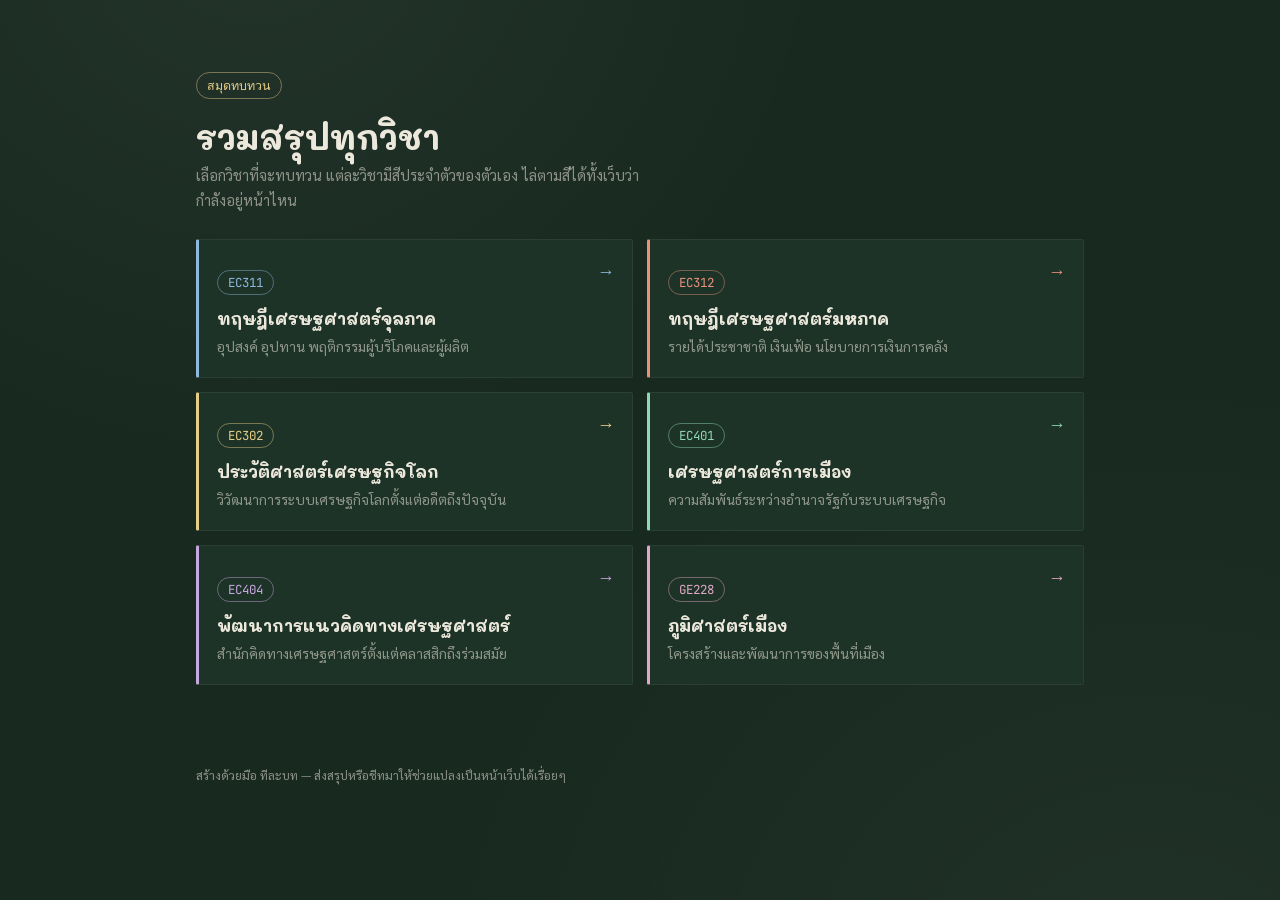
<file: index.html>
<!DOCTYPE html>
<html lang="th">
<head>
<meta charset="UTF-8">
<meta name="viewport" content="width=device-width, initial-scale=1.0">
<title>สมุดทบทวน</title>
<link rel="preconnect" href="https://fonts.googleapis.com">
<link href="https://fonts.googleapis.com/css2?family=Mali:wght@400;600;700&family=Sarabun:wght@300;400;500;600&family=JetBrains+Mono:wght@400;500;600&display=swap" rel="stylesheet">
<link rel="stylesheet" href="style.css">
</head>
<body>

<main style="padding-top:60px;">
  <p class="code-badge">สมุดทบทวน</p>
  <h1>รวมสรุปทุกวิชา</h1>
  <p class="subtitle">เลือกวิชาที่จะทบทวน แต่ละวิชามีสีประจำตัวของตัวเอง ไล่ตามสีได้ทั้งเว็บว่ากำลังอยู่หน้าไหน</p>

  <div class="subject-grid">
    <a class="subject-card accent-blue" href="subjects/ec311.html">
      <span class="arrow">→</span>
      <p class="code-badge">EC311</p>
      <p class="name">ทฤษฎีเศรษฐศาสตร์จุลภาค</p>
      <p class="desc">อุปสงค์ อุปทาน พฤติกรรมผู้บริโภคและผู้ผลิต</p>
    </a>

    <a class="subject-card accent-coral" href="subjects/ec312.html">
      <span class="arrow">→</span>
      <p class="code-badge">EC312</p>
      <p class="name">ทฤษฎีเศรษฐศาสตร์มหภาค</p>
      <p class="desc">รายได้ประชาชาติ เงินเฟ้อ นโยบายการเงินการคลัง</p>
    </a>

    <a class="subject-card accent-yellow" href="subjects/ec302.html">
      <span class="arrow">→</span>
      <p class="code-badge">EC302</p>
      <p class="name">ประวัติศาสตร์เศรษฐกิจโลก</p>
      <p class="desc">วิวัฒนาการระบบเศรษฐกิจโลกตั้งแต่อดีตถึงปัจจุบัน</p>
    </a>

    <a class="subject-card accent-mint" href="subjects/ec401.html">
      <span class="arrow">→</span>
      <p class="code-badge">EC401</p>
      <p class="name">เศรษฐศาสตร์การเมือง</p>
      <p class="desc">ความสัมพันธ์ระหว่างอำนาจรัฐกับระบบเศรษฐกิจ</p>
    </a>

    <a class="subject-card accent-lavender" href="subjects/ec404.html">
      <span class="arrow">→</span>
      <p class="code-badge">EC404</p>
      <p class="name">พัฒนาการแนวคิดทางเศรษฐศาสตร์</p>
      <p class="desc">สำนักคิดทางเศรษฐศาสตร์ตั้งแต่คลาสสิกถึงร่วมสมัย</p>
    </a>

    <a class="subject-card accent-rose" href="subjects/ge228.html">
      <span class="arrow">→</span>
      <p class="code-badge">GE228</p>
      <p class="name">ภูมิศาสตร์เมือง</p>
      <p class="desc">โครงสร้างและพัฒนาการของพื้นที่เมือง</p>
    </a>
  </div>
</main>

<footer>สร้างด้วยมือ ทีละบท — ส่งสรุปหรือชีทมาให้ช่วยแปลงเป็นหน้าเว็บได้เรื่อยๆ</footer>

</body>
</html>
</file>
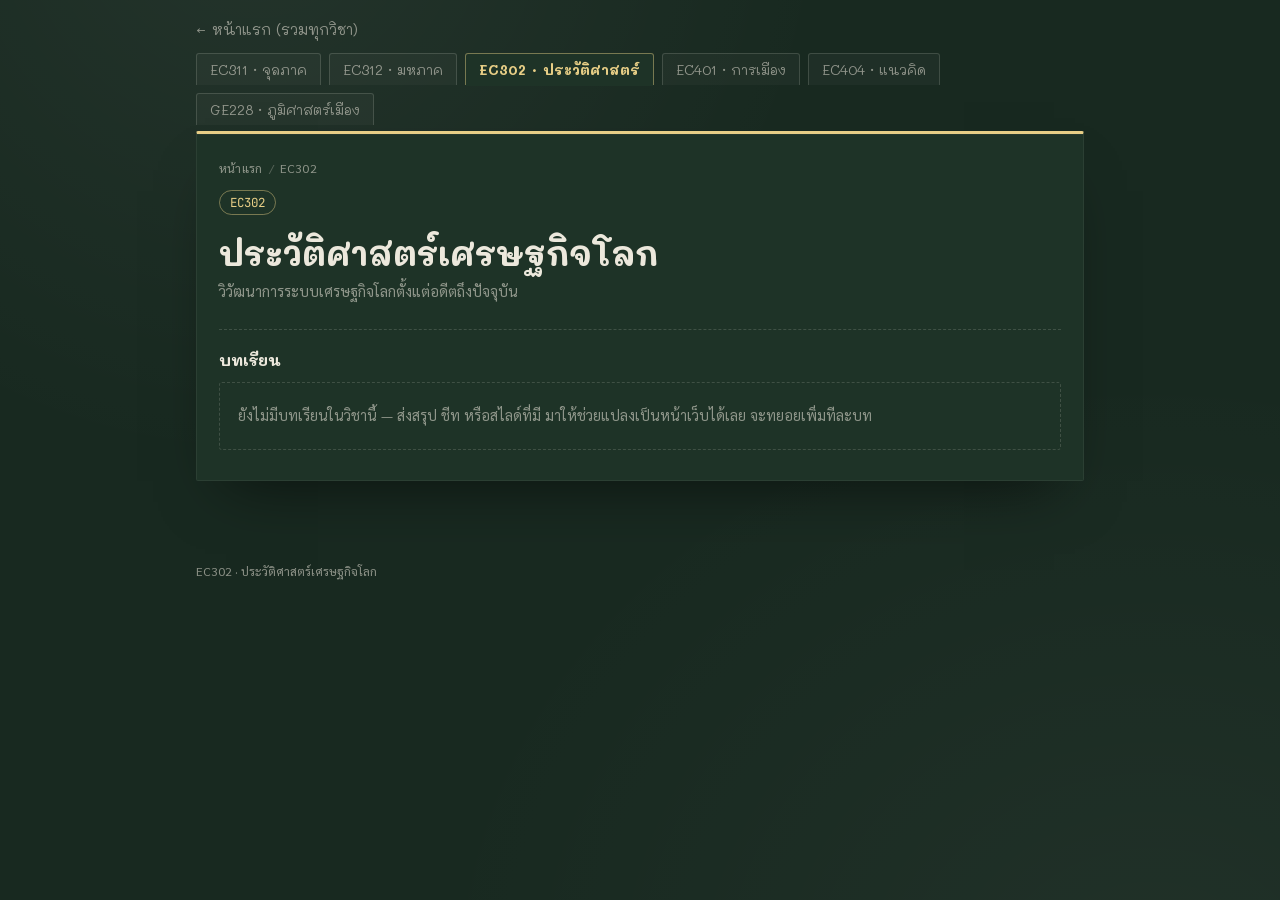
<file: subjects/ec302.html>
<!DOCTYPE html>
<html lang="th">
<head>
<meta charset="UTF-8">
<meta name="viewport" content="width=device-width, initial-scale=1.0">
<title>EC302 — สมุดทบทวน</title>
<link rel="preconnect" href="https://fonts.googleapis.com">
<link href="https://fonts.googleapis.com/css2?family=Mali:wght@400;600;700&family=Sarabun:wght@300;400;500;600&family=JetBrains+Mono:wght@400;500;600&display=swap" rel="stylesheet">
<link rel="stylesheet" href="../style.css">
</head>
<body class="accent-yellow">

<div class="topbar">
  <a class="home-link" href="../index.html">← หน้าแรก (รวมทุกวิชา)</a>
  <div class="subject-tabs">
    <a class="tab " href="ec311.html">EC311 · จุลภาค</a>
    <a class="tab " href="ec312.html">EC312 · มหภาค</a>
    <a class="tab active" href="ec302.html">EC302 · ประวัติศาสตร์</a>
    <a class="tab " href="ec401.html">EC401 · การเมือง</a>
    <a class="tab " href="ec404.html">EC404 · แนวคิด</a>
    <a class="tab " href="ge228.html">GE228 · ภูมิศาสตร์เมือง</a>
  </div>
</div>

<main>
  <div class="panel">
    <div class="breadcrumb"><a href="../index.html">หน้าแรก</a><span class="sep">/</span>EC302</div>
    <p class="code-badge">EC302</p>
    <h1>ประวัติศาสตร์เศรษฐกิจโลก</h1>
    <p class="subtitle">วิวัฒนาการระบบเศรษฐกิจโลกตั้งแต่อดีตถึงปัจจุบัน</p>

    <div class="section-label">บทเรียน</div>
    <div class="topic-empty">
      ยังไม่มีบทเรียนในวิชานี้ — ส่งสรุป ชีท หรือสไลด์ที่มี มาให้ช่วยแปลงเป็นหน้าเว็บได้เลย จะทยอยเพิ่มทีละบท
    </div>
  </div>
</main>

<footer>EC302 · ประวัติศาสตร์เศรษฐกิจโลก</footer>

</body>
</html>
</file>
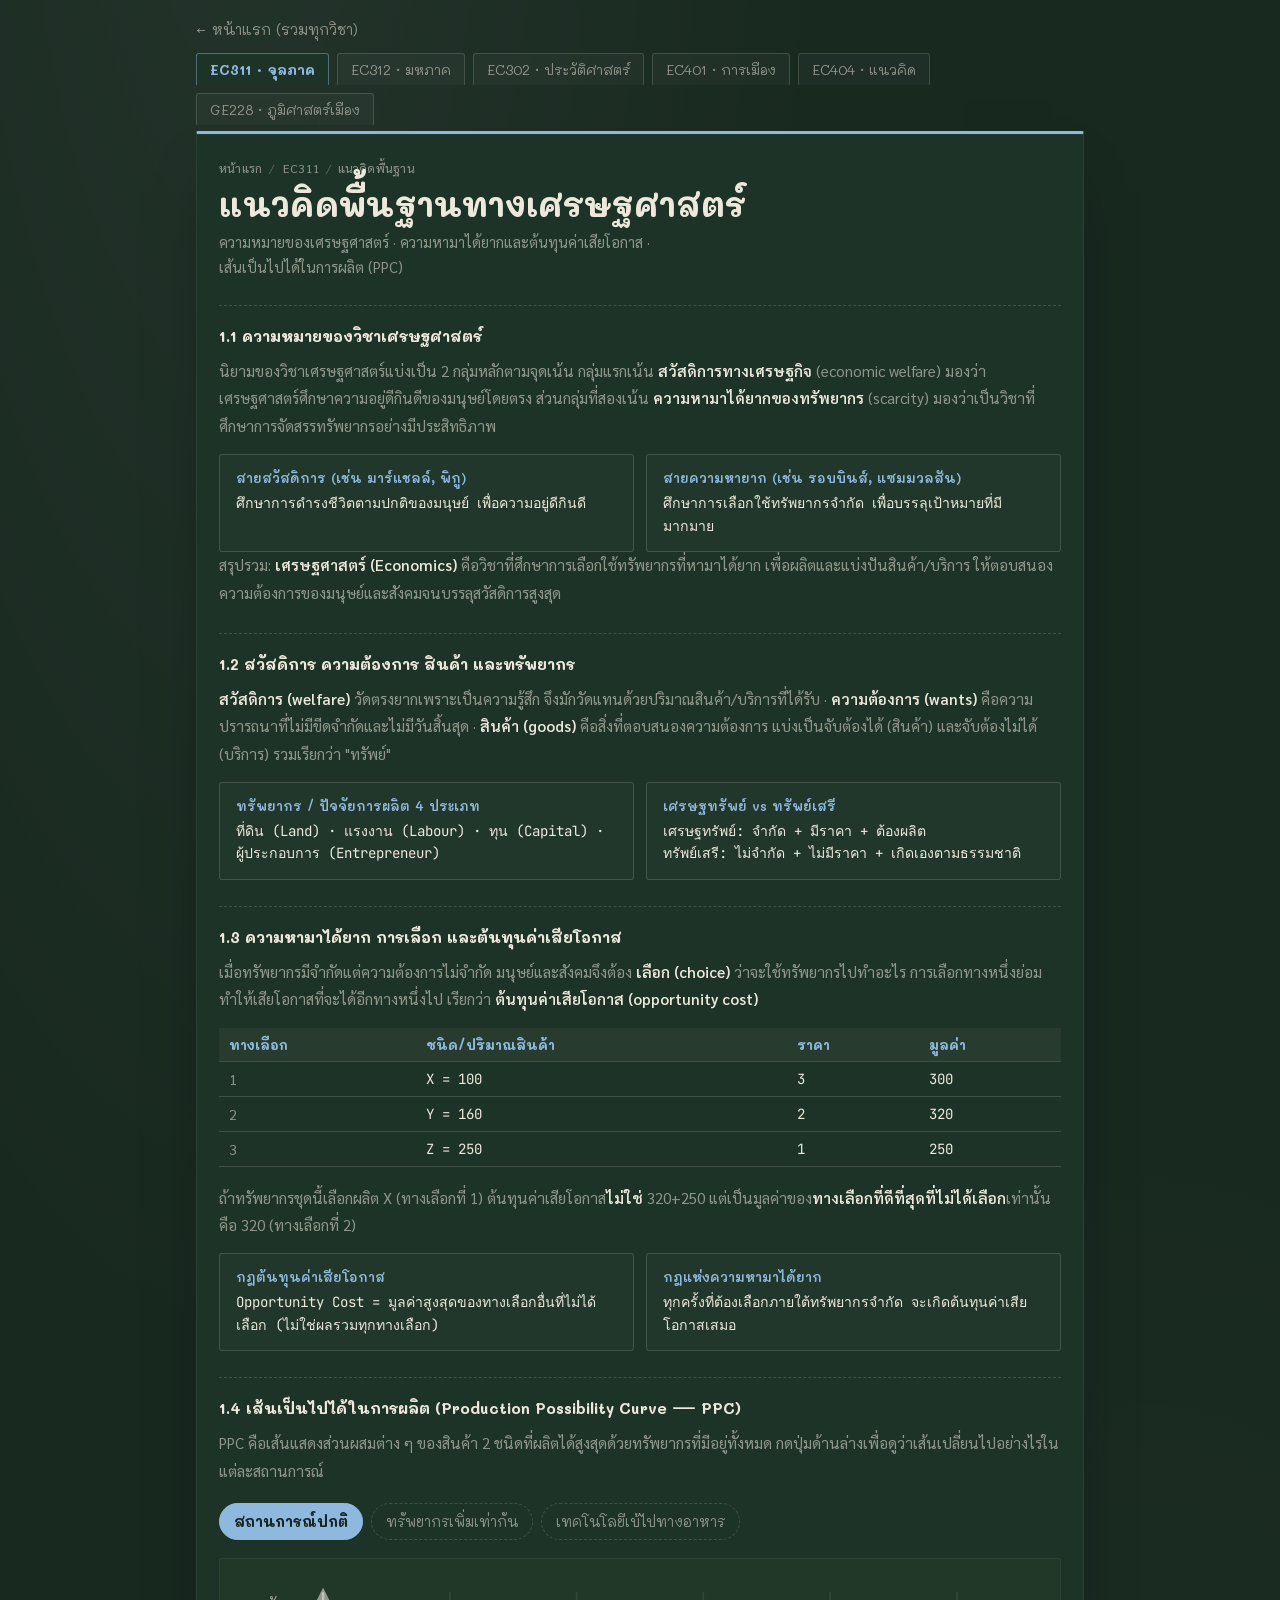
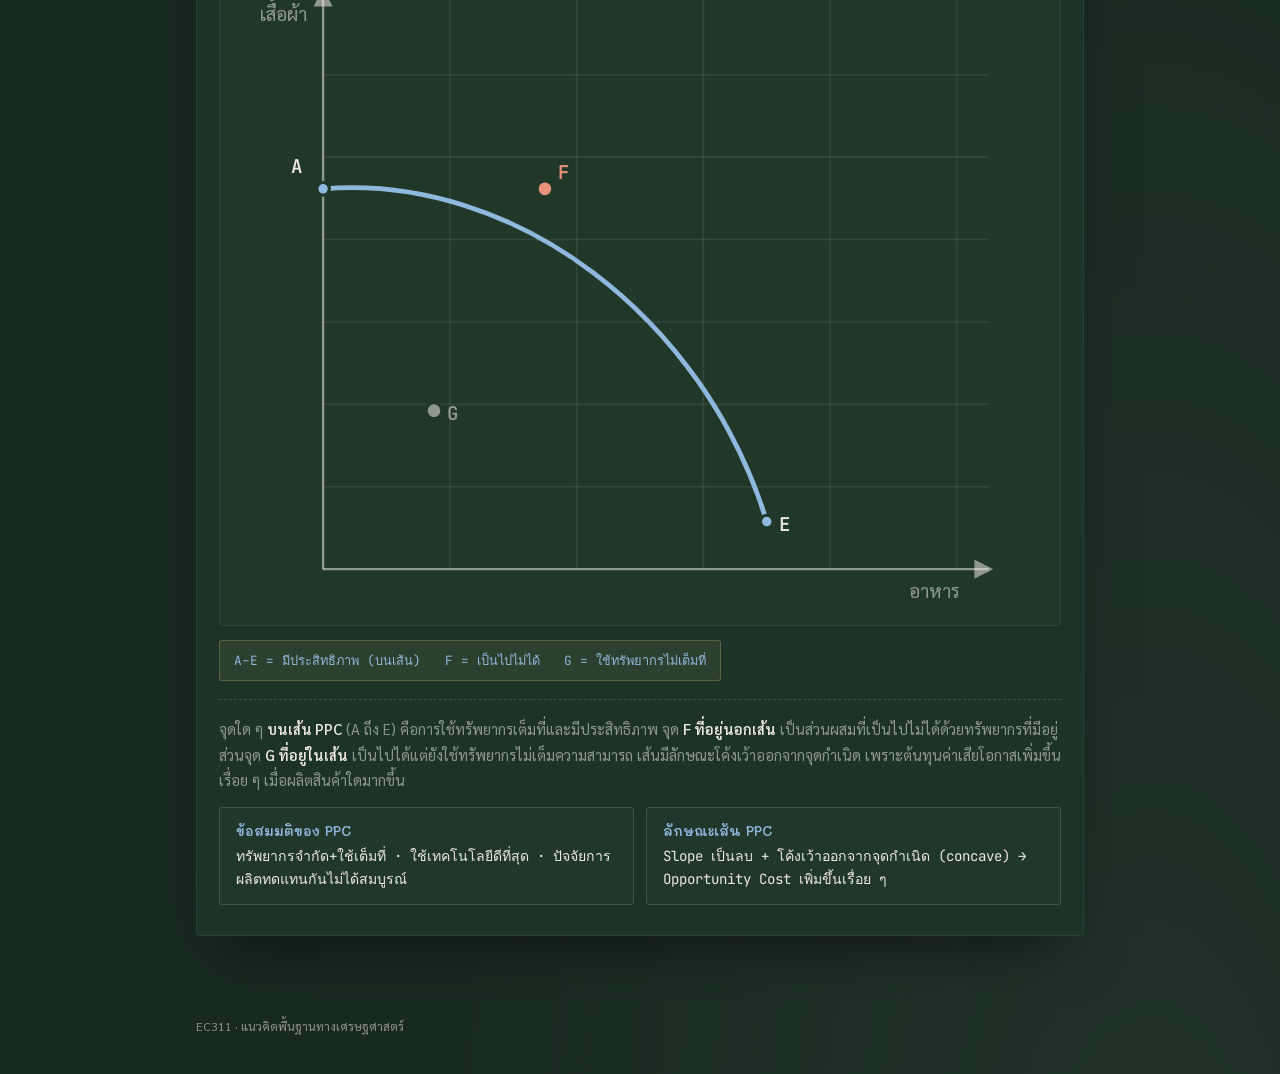
<file: subjects/ec311-basic-concepts.html>
<!DOCTYPE html>
<html lang="th">
<head>
<meta charset="UTF-8">
<meta name="viewport" content="width=device-width, initial-scale=1.0">
<title>แนวคิดพื้นฐานทางเศรษฐศาสตร์ — EC311</title>
<link rel="preconnect" href="https://fonts.googleapis.com">
<link href="https://fonts.googleapis.com/css2?family=Mali:wght@400;600;700&family=Sarabun:wght@300;400;500;600&family=JetBrains+Mono:wght@400;500;600&display=swap" rel="stylesheet">
<link rel="stylesheet" href="../style.css">
<style>
  /* สไตล์เฉพาะหน้านี้: เนื้อหาบรรยาย + กราฟ PPC */
  .lesson-text{color:var(--chalk-dim); font-size:0.95rem; line-height:1.8; margin:0 0 14px;}
  .lesson-text strong{color:var(--chalk); font-weight:600;}

  .mini-table{width:100%; border-collapse:collapse; margin:10px 0 18px; font-family:'Sarabun',sans-serif; font-size:0.88rem;}
  .mini-table th{background:rgba(255,255,255,0.04); color:var(--accent); font-family:'Mali',sans-serif; font-weight:700; font-size:0.82rem; text-align:left; padding:8px 10px; border-bottom:1px solid var(--chalk-faint);}
  .mini-table td{padding:8px 10px; border-bottom:1px solid var(--chalk-faint); color:var(--chalk-dim);}
  .mini-table td.mono{font-family:'JetBrains Mono',monospace; color:var(--chalk);}

  .facts{margin-top:14px; display:grid; grid-template-columns:1fr; gap:12px;}
  @media(min-width:640px){.facts{grid-template-columns:1fr 1fr;}}
  .fact-card{background:rgba(255,255,255,0.02); border:1px solid var(--chalk-faint); border-radius:3px; padding:14px 16px;}
  .fact-card .label{font-family:'Mali',sans-serif; font-size:0.82rem; color:var(--accent); margin-bottom:6px; font-weight:600;}
  .fact-card .formula{font-family:'JetBrains Mono',monospace; font-size:0.88rem; color:var(--chalk); line-height:1.6;}

  .scenario-switch{display:flex; flex-wrap:wrap; gap:8px; margin:18px 0;}
  .scenario-btn{
    font-family:'Mali',sans-serif; font-size:0.88rem; color:var(--chalk-dim);
    background:transparent; border:1.5px dashed var(--chalk-faint);
    padding:8px 14px; border-radius:20px; cursor:pointer; transition:all .15s ease;
  }
  .scenario-btn:hover{border-color:var(--chalk-dim); color:var(--chalk);}
  .scenario-btn.active{background:var(--accent); border-color:var(--accent); color:#16261e; font-weight:700; border-style:solid;}

  .graph-wrap{background:var(--board-panel-2); border-radius:3px; padding:8px; border:1px solid rgba(255,255,255,0.05);}
  svg{width:100%; height:auto; display:block;}
  .axis-line{stroke:var(--chalk-dim); stroke-width:1.5;}
  .grid-line{stroke:var(--grid); stroke-width:1;}
  .line-ppc{fill:none; stroke:var(--accent); stroke-width:3; stroke-linecap:round; stroke-linejoin:round;}
  .faded{opacity:0.35;}
  .ppc-dot{fill:var(--accent); stroke:var(--board-panel-2); stroke-width:2;}
  .infeasible-dot{fill:#E8927C; stroke:var(--board-panel-2); stroke-width:2;}
  .inefficient-dot{fill:var(--chalk-dim); stroke:var(--board-panel-2); stroke-width:2;}
  .ppc-label{font-family:'JetBrains Mono',monospace; font-size:12px; fill:var(--chalk); font-weight:600;}
  .ppc-label.infeasible{fill:#E8927C;}
  .ppc-label.inefficient{fill:var(--chalk-dim);}
  .axis-title{font-family:'Sarabun',sans-serif; font-size:12px; fill:var(--chalk-dim);}
  .scenario{display:none;}
  .scenario.active{display:block;}

  .readout{
    margin-top:14px; font-family:'JetBrains Mono',monospace; font-size:0.8rem; color:var(--accent);
    background:rgba(231,206,134,0.08); border:1px solid rgba(231,206,134,0.25);
    border-radius:3px; padding:9px 14px; display:inline-block;
  }
  .notes{margin-top:18px; padding-top:16px; border-top:1px dashed var(--chalk-faint);}
  .scenario-note{color:var(--chalk-dim); font-size:0.92rem; line-height:1.75; margin:0;}
  .scenario-note strong{color:var(--chalk); font-weight:600;}
</style>
</head>
<body class="accent-blue">

<div class="topbar">
  <a class="home-link" href="../index.html">← หน้าแรก (รวมทุกวิชา)</a>
  <div class="subject-tabs">
    <a class="tab active" href="ec311.html">EC311 · จุลภาค</a>
    <a class="tab" href="ec312.html">EC312 · มหภาค</a>
    <a class="tab" href="ec302.html">EC302 · ประวัติศาสตร์</a>
    <a class="tab" href="ec401.html">EC401 · การเมือง</a>
    <a class="tab" href="ec404.html">EC404 · แนวคิด</a>
    <a class="tab" href="ge228.html">GE228 · ภูมิศาสตร์เมือง</a>
  </div>
</div>

<main>
  <div class="panel">
    <div class="breadcrumb">
      <a href="../index.html">หน้าแรก</a><span class="sep">/</span>
      <a href="ec311.html">EC311</a><span class="sep">/</span>แนวคิดพื้นฐาน
    </div>
    <h1>แนวคิดพื้นฐานทางเศรษฐศาสตร์</h1>
    <p class="subtitle">ความหมายของเศรษฐศาสตร์ · ความหามาได้ยากและต้นทุนค่าเสียโอกาส · เส้นเป็นไปได้ในการผลิต (PPC)</p>

    <div class="section-label">1.1 ความหมายของวิชาเศรษฐศาสตร์</div>
    <p class="lesson-text">นิยามของวิชาเศรษฐศาสตร์แบ่งเป็น 2 กลุ่มหลักตามจุดเน้น กลุ่มแรกเน้น <strong>สวัสดิการทางเศรษฐกิจ</strong> (economic welfare) มองว่าเศรษฐศาสตร์ศึกษาความอยู่ดีกินดีของมนุษย์โดยตรง ส่วนกลุ่มที่สองเน้น <strong>ความหามาได้ยากของทรัพยากร</strong> (scarcity) มองว่าเป็นวิชาที่ศึกษาการจัดสรรทรัพยากรอย่างมีประสิทธิภาพ</p>
    <div class="facts">
      <div class="fact-card">
        <div class="label">สายสวัสดิการ (เช่น มาร์แชลล์, พิกู)</div>
        <div class="formula">ศึกษาการดำรงชีวิตตามปกติของมนุษย์ เพื่อความอยู่ดีกินดี</div>
      </div>
      <div class="fact-card">
        <div class="label">สายความหายาก (เช่น รอบบินส์, แซมมวลสัน)</div>
        <div class="formula">ศึกษาการเลือกใช้ทรัพยากรจำกัด เพื่อบรรลุเป้าหมายที่มีมากมาย</div>
      </div>
    </div>
    <p class="lesson-text">สรุปรวม: <strong>เศรษฐศาสตร์ (Economics)</strong> คือวิชาที่ศึกษาการเลือกใช้ทรัพยากรที่หามาได้ยาก เพื่อผลิตและแบ่งปันสินค้า/บริการ ให้ตอบสนองความต้องการของมนุษย์และสังคมจนบรรลุสวัสดิการสูงสุด</p>

    <div class="section-label">1.2 สวัสดิการ ความต้องการ สินค้า และทรัพยากร</div>
    <p class="lesson-text"><strong>สวัสดิการ (welfare)</strong> วัดตรงยากเพราะเป็นความรู้สึก จึงมักวัดแทนด้วยปริมาณสินค้า/บริการที่ได้รับ · <strong>ความต้องการ (wants)</strong> คือความปรารถนาที่ไม่มีขีดจำกัดและไม่มีวันสิ้นสุด · <strong>สินค้า (goods)</strong> คือสิ่งที่ตอบสนองความต้องการ แบ่งเป็นจับต้องได้ (สินค้า) และจับต้องไม่ได้ (บริการ) รวมเรียกว่า "ทรัพย์"</p>
    <div class="facts">
      <div class="fact-card">
        <div class="label">ทรัพยากร / ปัจจัยการผลิต 4 ประเภท</div>
        <div class="formula">ที่ดิน (Land) · แรงงาน (Labour) · ทุน (Capital) · ผู้ประกอบการ (Entrepreneur)</div>
      </div>
      <div class="fact-card">
        <div class="label">เศรษฐทรัพย์ vs ทรัพย์เสรี</div>
        <div class="formula">เศรษฐทรัพย์: จำกัด + มีราคา + ต้องผลิต<br>ทรัพย์เสรี: ไม่จำกัด + ไม่มีราคา + เกิดเองตามธรรมชาติ</div>
      </div>
    </div>

    <div class="section-label">1.3 ความหามาได้ยาก การเลือก และต้นทุนค่าเสียโอกาส</div>
    <p class="lesson-text">เมื่อทรัพยากรมีจำกัดแต่ความต้องการไม่จำกัด มนุษย์และสังคมจึงต้อง <strong>เลือก (choice)</strong> ว่าจะใช้ทรัพยากรไปทำอะไร การเลือกทางหนึ่งย่อมทำให้เสียโอกาสที่จะได้อีกทางหนึ่งไป เรียกว่า <strong>ต้นทุนค่าเสียโอกาส (opportunity cost)</strong></p>
    <table class="mini-table">
      <tr><th>ทางเลือก</th><th>ชนิด/ปริมาณสินค้า</th><th>ราคา</th><th>มูลค่า</th></tr>
      <tr><td>1</td><td class="mono">X = 100</td><td class="mono">3</td><td class="mono">300</td></tr>
      <tr><td>2</td><td class="mono">Y = 160</td><td class="mono">2</td><td class="mono">320</td></tr>
      <tr><td>3</td><td class="mono">Z = 250</td><td class="mono">1</td><td class="mono">250</td></tr>
    </table>
    <p class="lesson-text">ถ้าทรัพยากรชุดนี้เลือกผลิต X (ทางเลือกที่ 1) ต้นทุนค่าเสียโอกาส<strong>ไม่ใช่</strong> 320+250 แต่เป็นมูลค่าของ<strong>ทางเลือกที่ดีที่สุดที่ไม่ได้เลือก</strong>เท่านั้น คือ 320 (ทางเลือกที่ 2)</p>
    <div class="facts">
      <div class="fact-card">
        <div class="label">กฎต้นทุนค่าเสียโอกาส</div>
        <div class="formula">Opportunity Cost = มูลค่าสูงสุดของทางเลือกอื่นที่ไม่ได้เลือก (ไม่ใช่ผลรวมทุกทางเลือก)</div>
      </div>
      <div class="fact-card">
        <div class="label">กฎแห่งความหามาได้ยาก</div>
        <div class="formula">ทุกครั้งที่ต้องเลือกภายใต้ทรัพยากรจำกัด จะเกิดต้นทุนค่าเสียโอกาสเสมอ</div>
      </div>
    </div>

    <div class="section-label">1.4 เส้นเป็นไปได้ในการผลิต (Production Possibility Curve — PPC)</div>
    <p class="lesson-text">PPC คือเส้นแสดงส่วนผสมต่าง ๆ ของสินค้า 2 ชนิดที่ผลิตได้สูงสุดด้วยทรัพยากรที่มีอยู่ทั้งหมด กดปุ่มด้านล่างเพื่อดูว่าเส้นเปลี่ยนไปอย่างไรในแต่ละสถานการณ์</p>

    <div class="scenario-switch">
      <button class="scenario-btn active" data-target="scenario-normal">สถานการณ์ปกติ</button>
      <button class="scenario-btn" data-target="scenario-equal">ทรัพยากรเพิ่มเท่ากัน</button>
      <button class="scenario-btn" data-target="scenario-biased">เทคโนโลยีเบ้ไปทางอาหาร</button>
    </div>

    <div class="graph-wrap">
      <svg viewBox="0 0 520 410" xmlns="http://www.w3.org/2000/svg">
        <defs>
          <marker id="arrowhead" markerWidth="8" markerHeight="8" refX="6" refY="4" orient="auto">
            <path d="M0,0 L8,4 L0,8 Z" fill="var(--chalk-dim)"/>
          </marker>
        </defs>

        <g>
          <line class="grid-line" x1="140" y1="16" x2="140" y2="380"/>
          <line class="grid-line" x1="220" y1="16" x2="220" y2="380"/>
          <line class="grid-line" x1="300" y1="16" x2="300" y2="380"/>
          <line class="grid-line" x1="380" y1="16" x2="380" y2="380"/>
          <line class="grid-line" x1="460" y1="16" x2="460" y2="380"/>
          <line class="grid-line" x1="60" y1="328" x2="480" y2="328"/>
          <line class="grid-line" x1="60" y1="276" x2="480" y2="276"/>
          <line class="grid-line" x1="60" y1="224" x2="480" y2="224"/>
          <line class="grid-line" x1="60" y1="172" x2="480" y2="172"/>
          <line class="grid-line" x1="60" y1="120" x2="480" y2="120"/>
          <line class="grid-line" x1="60" y1="68"  x2="480" y2="68"/>
        </g>

        <line class="axis-line" x1="60" y1="16" x2="60" y2="380" marker-end="url(#arrowhead)" transform="rotate(180 60 198)"/>
        <line class="axis-line" x1="60" y1="380" x2="480" y2="380" marker-end="url(#arrowhead)"/>
        <text class="axis-title" x="20" y="34">เสื้อผ้า</text>
        <text class="axis-title" x="430" y="398">อาหาร</text>

        <g class="scenario active" id="scenario-normal">
          <path class="line-ppc" d="M60,140 C180,130 300,220 340,350"/>
          <circle class="ppc-dot" cx="60" cy="140" r="4"/>
          <circle class="ppc-dot" cx="340" cy="350" r="4"/>
          <text class="ppc-label" x="40" y="130">A</text>
          <text class="ppc-label" x="348" y="356">E</text>
          <circle class="infeasible-dot" cx="200" cy="140" r="5"/>
          <text class="ppc-label infeasible" x="208" y="134">F</text>
          <circle class="inefficient-dot" cx="130" cy="280" r="5"/>
          <text class="ppc-label inefficient" x="138" y="286">G</text>
        </g>

        <g class="scenario" id="scenario-equal">
          <path class="line-ppc faded" stroke-dasharray="5 5" d="M60,140 C180,130 300,220 340,350"/>
          <path class="line-ppc" d="M60,56 C222,42.5 384,164.2 438,340"/>
          <path d="M150,205 L185,175" marker-end="url(#arrowhead)" stroke="var(--chalk-dim)" stroke-width="1.5" fill="none"/>
        </g>

        <g class="scenario" id="scenario-biased">
          <path class="line-ppc faded" stroke-dasharray="5 5" d="M60,140 C180,130 300,220 340,350"/>
          <path class="line-ppc" d="M60,110 C231.4,97.2 402.8,212.9 460,380"/>
          <path d="M300,260 L360,230" marker-end="url(#arrowhead)" stroke="var(--chalk-dim)" stroke-width="1.5" fill="none"/>
        </g>
      </svg>
    </div>

    <div class="readout" id="readout">A–E = มีประสิทธิภาพ (บนเส้น) &nbsp; F = เป็นไปไม่ได้ &nbsp; G = ใช้ทรัพยากรไม่เต็มที่</div>

    <div class="notes">
      <p class="scenario-note" data-scenario="scenario-normal">
        จุดใด ๆ <strong>บนเส้น PPC</strong> (A ถึง E) คือการใช้ทรัพยากรเต็มที่และมีประสิทธิภาพ จุด <strong>F ที่อยู่นอกเส้น</strong> เป็นส่วนผสมที่เป็นไปไม่ได้ด้วยทรัพยากรที่มีอยู่ ส่วนจุด <strong>G ที่อยู่ในเส้น</strong> เป็นไปได้แต่ยังใช้ทรัพยากรไม่เต็มความสามารถ เส้นมีลักษณะโค้งเว้าออกจากจุดกำเนิด เพราะต้นทุนค่าเสียโอกาสเพิ่มขึ้นเรื่อย ๆ เมื่อผลิตสินค้าใดมากขึ้น
      </p>
      <p class="scenario-note" data-scenario="scenario-equal" hidden>
        เมื่อทรัพยากรการผลิตเพิ่มขึ้นหรือเทคโนโลยีดีขึ้น <strong>เท่ากันทั้งสองสินค้า</strong> เส้น PPC จะเลื่อนออกไปแบบขนาน (จุดตัดทั้งสองแกนขยับออกในสัดส่วนใกล้เคียงกัน)
      </p>
      <p class="scenario-note" data-scenario="scenario-biased" hidden>
        ถ้าเทคโนโลยีก้าวหน้า<strong>เฉพาะการผลิตอาหาร</strong> เส้น PPC จะเบ้ออก โดยจุดตัดแกนอาหารเลื่อนออกไปมากกว่าจุดตัดแกนเสื้อผ้า
      </p>
    </div>

    <div class="facts">
      <div class="fact-card">
        <div class="label">ข้อสมมติของ PPC</div>
        <div class="formula">ทรัพยากรจำกัด+ใช้เต็มที่ · ใช้เทคโนโลยีดีที่สุด · ปัจจัยการผลิตทดแทนกันไม่ได้สมบูรณ์</div>
      </div>
      <div class="fact-card">
        <div class="label">ลักษณะเส้น PPC</div>
        <div class="formula">Slope เป็นลบ + โค้งเว้าออกจากจุดกำเนิด (concave) → Opportunity Cost เพิ่มขึ้นเรื่อย ๆ</div>
      </div>
    </div>
  </div>
</main>

<footer>EC311 · แนวคิดพื้นฐานทางเศรษฐศาสตร์</footer>

<script>
  const buttons = document.querySelectorAll('.scenario-btn');
  const groups = document.querySelectorAll('.scenario');
  const notes = document.querySelectorAll('.scenario-note');
  const readout = document.getElementById('readout');
  const readoutData = {
    'scenario-normal': 'A–E = มีประสิทธิภาพ (บนเส้น) \u00A0\u00A0 F = เป็นไปไม่ได้ \u00A0\u00A0 G = ใช้ทรัพยากรไม่เต็มที่',
    'scenario-equal':  'ทรัพยากร/เทคโนโลยีเพิ่มเท่ากันทั้งสองสินค้า → PPC เลื่อนขนานออกทั้งเส้น',
    'scenario-biased': 'เทคโนโลยีก้าวหน้าเฉพาะอาหาร → PPC เบ้ออกทางแกนอาหารมากกว่า'
  };
  buttons.forEach(btn => {
    btn.addEventListener('click', () => {
      buttons.forEach(b => b.classList.remove('active'));
      btn.classList.add('active');
      groups.forEach(g => g.classList.remove('active'));
      document.getElementById(btn.dataset.target).classList.add('active');
      notes.forEach(n => { n.hidden = n.dataset.scenario !== btn.dataset.target; });
      readout.textContent = readoutData[btn.dataset.target];
    });
  });
</script>

</body>
</html>
</file>
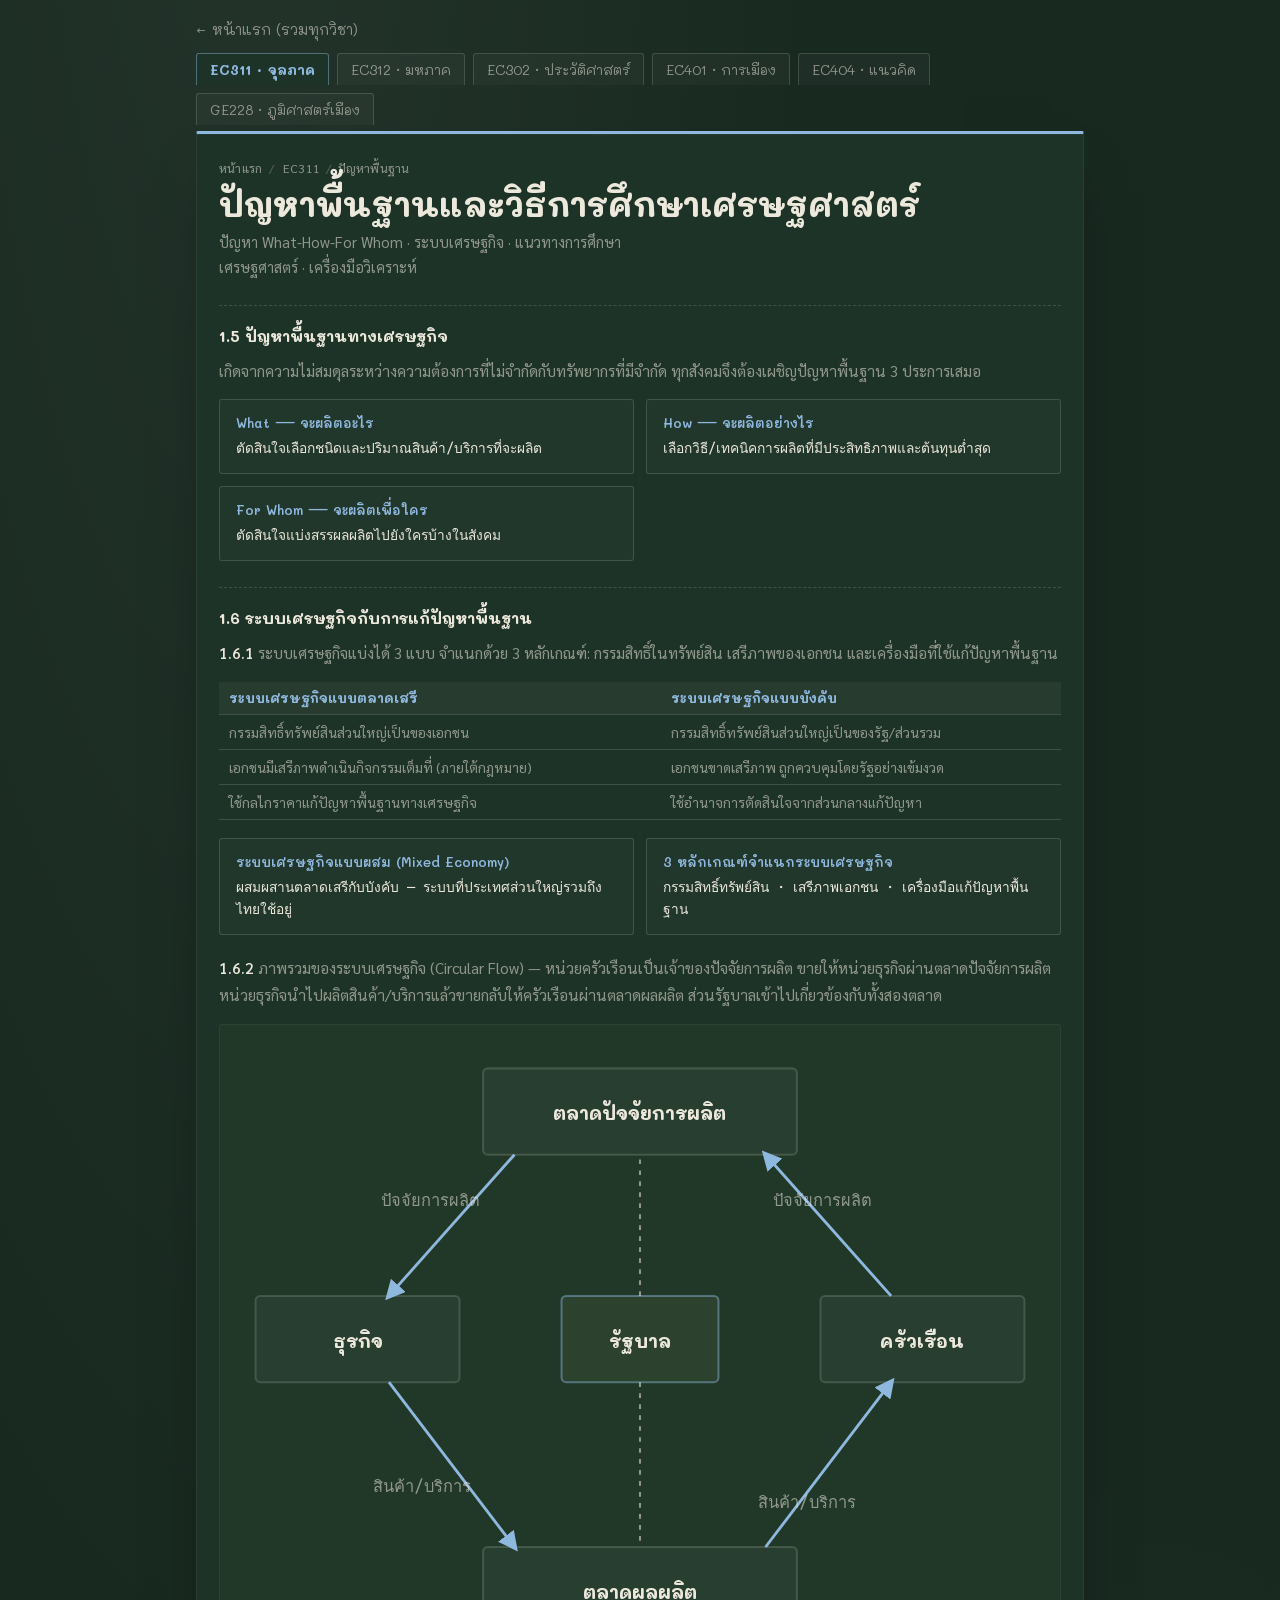
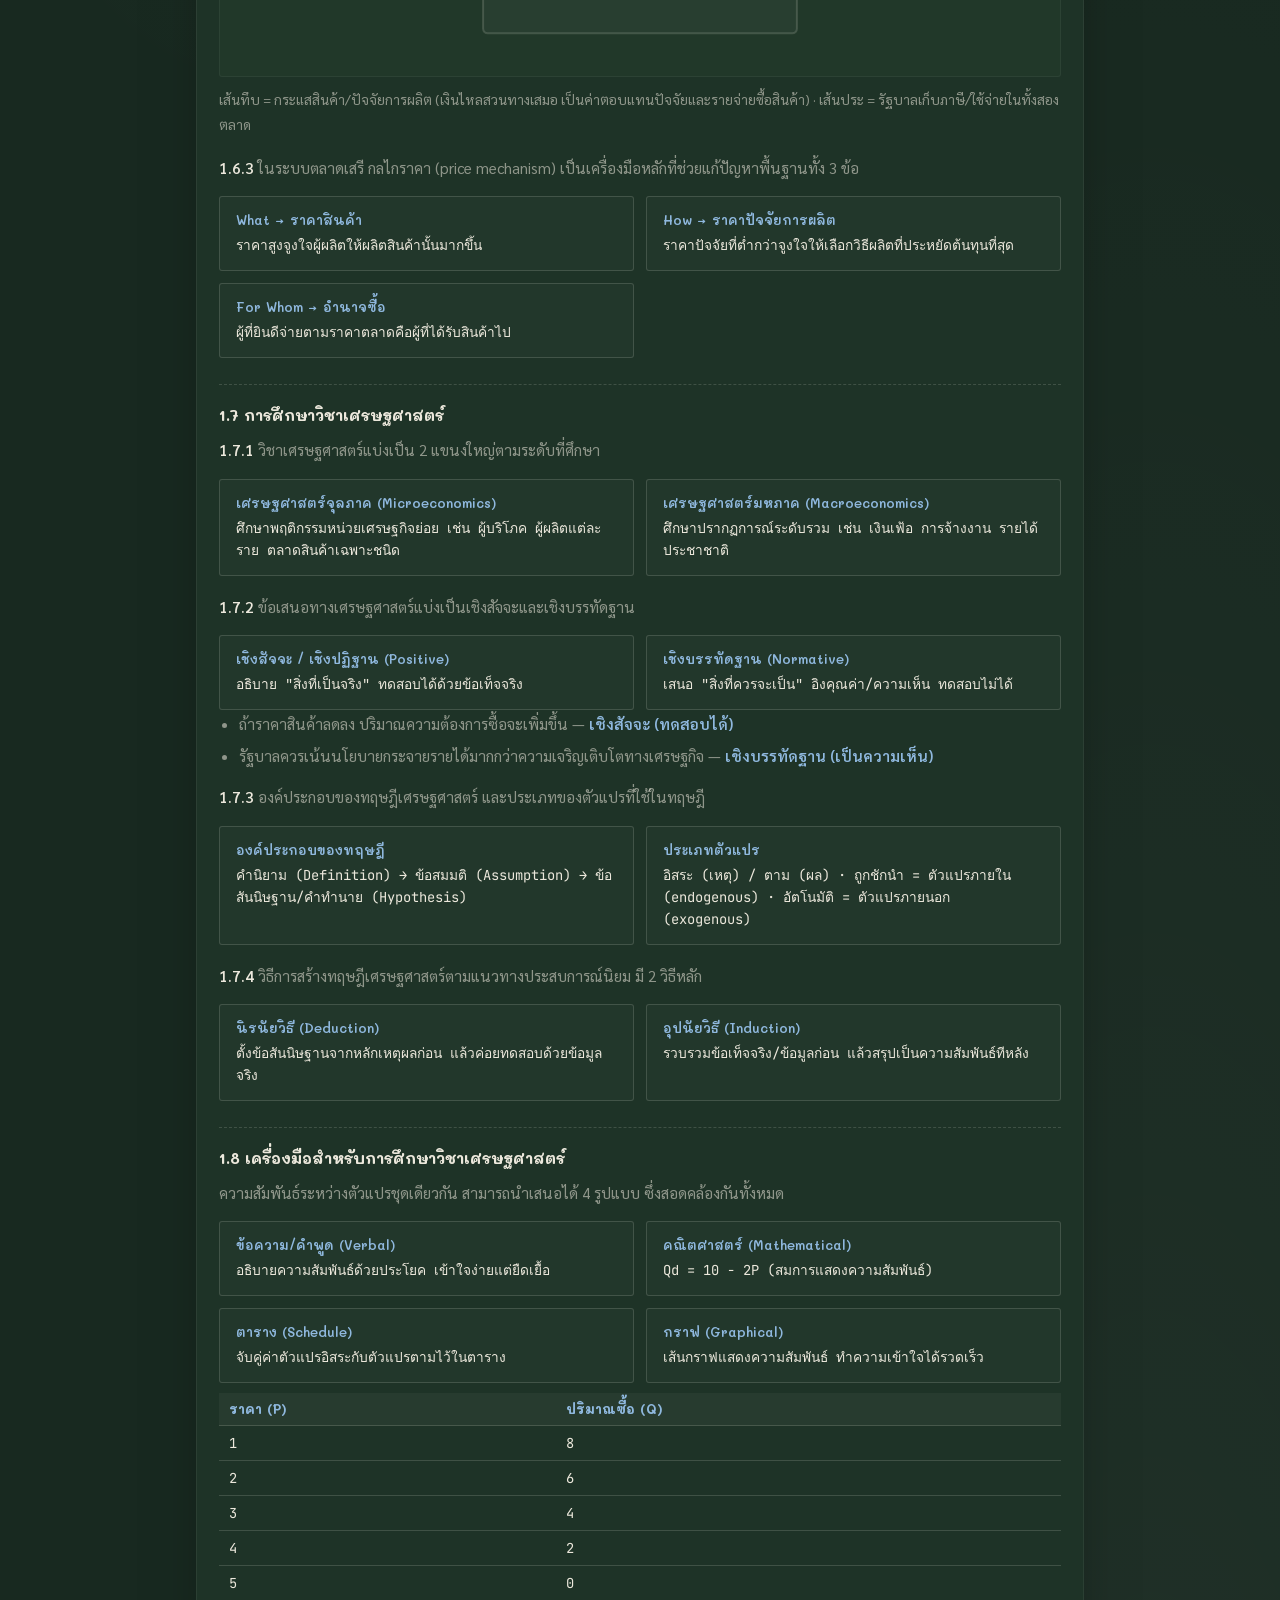
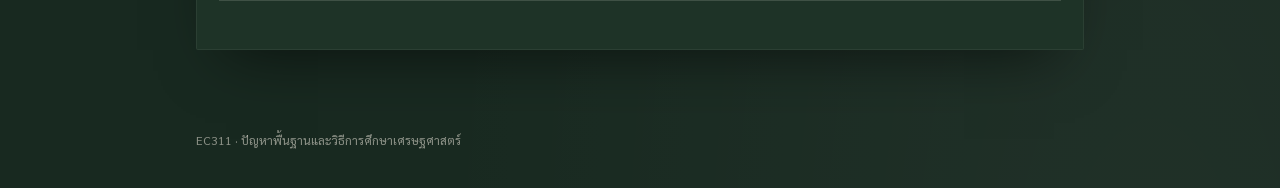
<file: subjects/ec311-economic-problems.html>
<!DOCTYPE html>
<html lang="th">
<head>
<meta charset="UTF-8">
<meta name="viewport" content="width=device-width, initial-scale=1.0">
<title>ปัญหาพื้นฐานและวิธีการศึกษาเศรษฐศาสตร์ — EC311</title>
<link rel="preconnect" href="https://fonts.googleapis.com">
<link href="https://fonts.googleapis.com/css2?family=Mali:wght@400;600;700&family=Sarabun:wght@300;400;500;600&family=JetBrains+Mono:wght@400;500;600&display=swap" rel="stylesheet">
<link rel="stylesheet" href="../style.css">
<style>
  /* สไตล์เฉพาะหน้านี้: เนื้อหาบรรยาย + แผนภาพ circular flow */
  .lesson-text{color:var(--chalk-dim); font-size:0.95rem; line-height:1.8; margin:0 0 14px;}
  .lesson-text strong{color:var(--chalk); font-weight:600;}
  .lesson-list{margin:0 0 14px; padding-left:20px; color:var(--chalk-dim); font-size:0.95rem; line-height:1.85;}
  .lesson-list li{margin-bottom:4px;}
  .lesson-list em{color:var(--accent); font-style:normal; font-weight:600;}

  .mini-table{width:100%; border-collapse:collapse; margin:10px 0 18px; font-family:'Sarabun',sans-serif; font-size:0.86rem;}
  .mini-table th{background:rgba(255,255,255,0.04); color:var(--accent); font-family:'Mali',sans-serif; font-weight:700; font-size:0.8rem; text-align:left; padding:8px 10px; border-bottom:1px solid var(--chalk-faint);}
  .mini-table td{padding:8px 10px; border-bottom:1px solid var(--chalk-faint); color:var(--chalk-dim);}
  .mini-table td.mono{font-family:'JetBrains Mono',monospace; color:var(--chalk);}

  .facts{margin-top:14px; display:grid; grid-template-columns:1fr; gap:12px;}
  @media(min-width:640px){.facts{grid-template-columns:1fr 1fr;}}
  .fact-card{background:rgba(255,255,255,0.02); border:1px solid var(--chalk-faint); border-radius:3px; padding:14px 16px;}
  .fact-card .label{font-family:'Mali',sans-serif; font-size:0.82rem; color:var(--accent); margin-bottom:6px; font-weight:600;}
  .fact-card .formula{font-family:'JetBrains Mono',monospace; font-size:0.86rem; color:var(--chalk); line-height:1.6;}

  .graph-wrap{background:var(--board-panel-2); border-radius:3px; padding:12px; border:1px solid rgba(255,255,255,0.05); margin-top:12px;}
  svg{width:100%; height:auto; display:block;}
  .flow-box{fill:rgba(255,255,255,0.03); stroke:var(--chalk-faint); stroke-width:1.3;}
  .flow-box.gov{fill:rgba(231,206,134,0.06); stroke:color-mix(in srgb, var(--accent) 45%, transparent);}
  .flow-label{font-family:'Mali',sans-serif; font-size:12px; font-weight:700; fill:var(--chalk); text-anchor:middle;}
  .flow-arrow{stroke:var(--accent); stroke-width:1.8; fill:none;}
  .flow-arrow.dashed{stroke:var(--chalk-dim); stroke-width:1.3; stroke-dasharray:3 4;}
  .flow-caption{font-family:'JetBrains Mono',monospace; font-size:10.5px; fill:var(--chalk-dim);}
</style>
</head>
<body class="accent-blue">

<div class="topbar">
  <a class="home-link" href="../index.html">← หน้าแรก (รวมทุกวิชา)</a>
  <div class="subject-tabs">
    <a class="tab active" href="ec311.html">EC311 · จุลภาค</a>
    <a class="tab" href="ec312.html">EC312 · มหภาค</a>
    <a class="tab" href="ec302.html">EC302 · ประวัติศาสตร์</a>
    <a class="tab" href="ec401.html">EC401 · การเมือง</a>
    <a class="tab" href="ec404.html">EC404 · แนวคิด</a>
    <a class="tab" href="ge228.html">GE228 · ภูมิศาสตร์เมือง</a>
  </div>
</div>

<main>
  <div class="panel">
    <div class="breadcrumb">
      <a href="../index.html">หน้าแรก</a><span class="sep">/</span>
      <a href="ec311.html">EC311</a><span class="sep">/</span>ปัญหาพื้นฐาน
    </div>
    <h1>ปัญหาพื้นฐานและวิธีการศึกษาเศรษฐศาสตร์</h1>
    <p class="subtitle">ปัญหา What-How-For Whom · ระบบเศรษฐกิจ · แนวทางการศึกษาเศรษฐศาสตร์ · เครื่องมือวิเคราะห์</p>

    <div class="section-label">1.5 ปัญหาพื้นฐานทางเศรษฐกิจ</div>
    <p class="lesson-text">เกิดจากความไม่สมดุลระหว่างความต้องการที่ไม่จำกัดกับทรัพยากรที่มีจำกัด ทุกสังคมจึงต้องเผชิญปัญหาพื้นฐาน 3 ประการเสมอ</p>
    <div class="facts">
      <div class="fact-card">
        <div class="label">What — จะผลิตอะไร</div>
        <div class="formula">ตัดสินใจเลือกชนิดและปริมาณสินค้า/บริการที่จะผลิต</div>
      </div>
      <div class="fact-card">
        <div class="label">How — จะผลิตอย่างไร</div>
        <div class="formula">เลือกวิธี/เทคนิคการผลิตที่มีประสิทธิภาพและต้นทุนต่ำสุด</div>
      </div>
      <div class="fact-card">
        <div class="label">For Whom — จะผลิตเพื่อใคร</div>
        <div class="formula">ตัดสินใจแบ่งสรรผลผลิตไปยังใครบ้างในสังคม</div>
      </div>
    </div>

    <div class="section-label">1.6 ระบบเศรษฐกิจกับการแก้ปัญหาพื้นฐาน</div>
    <p class="lesson-text"><strong>1.6.1</strong> ระบบเศรษฐกิจแบ่งได้ 3 แบบ จำแนกด้วย 3 หลักเกณฑ์: กรรมสิทธิ์ในทรัพย์สิน เสรีภาพของเอกชน และเครื่องมือที่ใช้แก้ปัญหาพื้นฐาน</p>
    <table class="mini-table">
      <tr><th>ระบบเศรษฐกิจแบบตลาดเสรี</th><th>ระบบเศรษฐกิจแบบบังคับ</th></tr>
      <tr><td>กรรมสิทธิ์ทรัพย์สินส่วนใหญ่เป็นของเอกชน</td><td>กรรมสิทธิ์ทรัพย์สินส่วนใหญ่เป็นของรัฐ/ส่วนรวม</td></tr>
      <tr><td>เอกชนมีเสรีภาพดำเนินกิจกรรมเต็มที่ (ภายใต้กฎหมาย)</td><td>เอกชนขาดเสรีภาพ ถูกควบคุมโดยรัฐอย่างเข้มงวด</td></tr>
      <tr><td>ใช้กลไกราคาแก้ปัญหาพื้นฐานทางเศรษฐกิจ</td><td>ใช้อำนาจการตัดสินใจจากส่วนกลางแก้ปัญหา</td></tr>
    </table>
    <div class="facts">
      <div class="fact-card">
        <div class="label">ระบบเศรษฐกิจแบบผสม (Mixed Economy)</div>
        <div class="formula">ผสมผสานตลาดเสรีกับบังคับ — ระบบที่ประเทศส่วนใหญ่รวมถึงไทยใช้อยู่</div>
      </div>
      <div class="fact-card">
        <div class="label">3 หลักเกณฑ์จำแนกระบบเศรษฐกิจ</div>
        <div class="formula">กรรมสิทธิ์ทรัพย์สิน · เสรีภาพเอกชน · เครื่องมือแก้ปัญหาพื้นฐาน</div>
      </div>
    </div>

    <p class="lesson-text" style="margin-top:20px;"><strong>1.6.2</strong> ภาพรวมของระบบเศรษฐกิจ (Circular Flow) — หน่วยครัวเรือนเป็นเจ้าของปัจจัยการผลิต ขายให้หน่วยธุรกิจผ่านตลาดปัจจัยการผลิต หน่วยธุรกิจนำไปผลิตสินค้า/บริการแล้วขายกลับให้ครัวเรือนผ่านตลาดผลผลิต ส่วนรัฐบาลเข้าไปเกี่ยวข้องกับทั้งสองตลาด</p>

    <div class="graph-wrap">
      <svg viewBox="0 0 520 400" xmlns="http://www.w3.org/2000/svg">
        <defs>
          <marker id="flowArrow" markerWidth="7" markerHeight="7" refX="5" refY="3.5" orient="auto">
            <path d="M0,0 L7,3.5 L0,7 Z" fill="var(--accent)"/>
          </marker>
        </defs>

        <rect class="flow-box" x="160" y="20" width="200" height="55" rx="3"/>
        <text class="flow-label" x="260" y="53">ตลาดปัจจัยการผลิต</text>

        <rect class="flow-box" x="160" y="325" width="200" height="55" rx="3"/>
        <text class="flow-label" x="260" y="358">ตลาดผลผลิต</text>

        <rect class="flow-box" x="15" y="165" width="130" height="55" rx="3"/>
        <text class="flow-label" x="80" y="198">ธุรกิจ</text>

        <rect class="flow-box" x="375" y="165" width="130" height="55" rx="3"/>
        <text class="flow-label" x="440" y="198">ครัวเรือน</text>

        <rect class="flow-box gov" x="210" y="165" width="100" height="55" rx="3"/>
        <text class="flow-label" x="260" y="198">รัฐบาล</text>

        <path class="flow-arrow" d="M420,165 L340,75" marker-end="url(#flowArrow)"/>
        <text class="flow-caption" x="345" y="108">ปัจจัยการผลิต</text>

        <path class="flow-arrow" d="M180,75 L100,165" marker-end="url(#flowArrow)"/>
        <text class="flow-caption" x="95" y="108">ปัจจัยการผลิต</text>

        <path class="flow-arrow" d="M100,220 L180,325" marker-end="url(#flowArrow)"/>
        <text class="flow-caption" x="90" y="290">สินค้า/บริการ</text>

        <path class="flow-arrow" d="M340,325 L420,220" marker-end="url(#flowArrow)"/>
        <text class="flow-caption" x="335" y="300">สินค้า/บริการ</text>

        <line class="flow-arrow dashed" x1="260" y1="165" x2="260" y2="75"/>
        <line class="flow-arrow dashed" x1="260" y1="220" x2="260" y2="325"/>
      </svg>
    </div>
    <p class="lesson-text" style="margin-top:10px; font-size:0.86rem;">เส้นทึบ = กระแสสินค้า/ปัจจัยการผลิต (เงินไหลสวนทางเสมอ เป็นค่าตอบแทนปัจจัยและรายจ่ายซื้อสินค้า) · เส้นประ = รัฐบาลเก็บภาษี/ใช้จ่ายในทั้งสองตลาด</p>

    <p class="lesson-text" style="margin-top:18px;"><strong>1.6.3</strong> ในระบบตลาดเสรี กลไกราคา (price mechanism) เป็นเครื่องมือหลักที่ช่วยแก้ปัญหาพื้นฐานทั้ง 3 ข้อ</p>
    <div class="facts">
      <div class="fact-card">
        <div class="label">What → ราคาสินค้า</div>
        <div class="formula">ราคาสูงจูงใจผู้ผลิตให้ผลิตสินค้านั้นมากขึ้น</div>
      </div>
      <div class="fact-card">
        <div class="label">How → ราคาปัจจัยการผลิต</div>
        <div class="formula">ราคาปัจจัยที่ต่ำกว่าจูงใจให้เลือกวิธีผลิตที่ประหยัดต้นทุนที่สุด</div>
      </div>
      <div class="fact-card">
        <div class="label">For Whom → อำนาจซื้อ</div>
        <div class="formula">ผู้ที่ยินดีจ่ายตามราคาตลาดคือผู้ที่ได้รับสินค้าไป</div>
      </div>
    </div>

    <div class="section-label">1.7 การศึกษาวิชาเศรษฐศาสตร์</div>
    <p class="lesson-text"><strong>1.7.1</strong> วิชาเศรษฐศาสตร์แบ่งเป็น 2 แขนงใหญ่ตามระดับที่ศึกษา</p>
    <div class="facts">
      <div class="fact-card">
        <div class="label">เศรษฐศาสตร์จุลภาค (Microeconomics)</div>
        <div class="formula">ศึกษาพฤติกรรมหน่วยเศรษฐกิจย่อย เช่น ผู้บริโภค ผู้ผลิตแต่ละราย ตลาดสินค้าเฉพาะชนิด</div>
      </div>
      <div class="fact-card">
        <div class="label">เศรษฐศาสตร์มหภาค (Macroeconomics)</div>
        <div class="formula">ศึกษาปรากฏการณ์ระดับรวม เช่น เงินเฟ้อ การจ้างงาน รายได้ประชาชาติ</div>
      </div>
    </div>

    <p class="lesson-text" style="margin-top:18px;"><strong>1.7.2</strong> ข้อเสนอทางเศรษฐศาสตร์แบ่งเป็นเชิงสัจจะและเชิงบรรทัดฐาน</p>
    <div class="facts">
      <div class="fact-card">
        <div class="label">เชิงสัจจะ / เชิงปฏิฐาน (Positive)</div>
        <div class="formula">อธิบาย "สิ่งที่เป็นจริง" ทดสอบได้ด้วยข้อเท็จจริง</div>
      </div>
      <div class="fact-card">
        <div class="label">เชิงบรรทัดฐาน (Normative)</div>
        <div class="formula">เสนอ "สิ่งที่ควรจะเป็น" อิงคุณค่า/ความเห็น ทดสอบไม่ได้</div>
      </div>
    </div>
    <ul class="lesson-list">
      <li>ถ้าราคาสินค้าลดลง ปริมาณความต้องการซื้อจะเพิ่มขึ้น — <em>เชิงสัจจะ (ทดสอบได้)</em></li>
      <li>รัฐบาลควรเน้นนโยบายกระจายรายได้มากกว่าความเจริญเติบโตทางเศรษฐกิจ — <em>เชิงบรรทัดฐาน (เป็นความเห็น)</em></li>
    </ul>

    <p class="lesson-text"><strong>1.7.3</strong> องค์ประกอบของทฤษฎีเศรษฐศาสตร์ และประเภทของตัวแปรที่ใช้ในทฤษฎี</p>
    <div class="facts">
      <div class="fact-card">
        <div class="label">องค์ประกอบของทฤษฎี</div>
        <div class="formula">คำนิยาม (Definition) → ข้อสมมติ (Assumption) → ข้อสันนิษฐาน/คำทำนาย (Hypothesis)</div>
      </div>
      <div class="fact-card">
        <div class="label">ประเภทตัวแปร</div>
        <div class="formula">อิสระ (เหตุ) / ตาม (ผล) · ถูกชักนำ = ตัวแปรภายใน (endogenous) · อัตโนมัติ = ตัวแปรภายนอก (exogenous)</div>
      </div>
    </div>

    <p class="lesson-text" style="margin-top:18px;"><strong>1.7.4</strong> วิธีการสร้างทฤษฎีเศรษฐศาสตร์ตามแนวทางประสบการณ์นิยม มี 2 วิธีหลัก</p>
    <div class="facts">
      <div class="fact-card">
        <div class="label">นิรนัยวิธี (Deduction)</div>
        <div class="formula">ตั้งข้อสันนิษฐานจากหลักเหตุผลก่อน แล้วค่อยทดสอบด้วยข้อมูลจริง</div>
      </div>
      <div class="fact-card">
        <div class="label">อุปนัยวิธี (Induction)</div>
        <div class="formula">รวบรวมข้อเท็จจริง/ข้อมูลก่อน แล้วสรุปเป็นความสัมพันธ์ทีหลัง</div>
      </div>
    </div>

    <div class="section-label">1.8 เครื่องมือสำหรับการศึกษาวิชาเศรษฐศาสตร์</div>
    <p class="lesson-text">ความสัมพันธ์ระหว่างตัวแปรชุดเดียวกัน สามารถนำเสนอได้ 4 รูปแบบ ซึ่งสอดคล้องกันทั้งหมด</p>
    <div class="facts">
      <div class="fact-card">
        <div class="label">ข้อความ/คำพูด (Verbal)</div>
        <div class="formula">อธิบายความสัมพันธ์ด้วยประโยค เข้าใจง่ายแต่ยืดเยื้อ</div>
      </div>
      <div class="fact-card">
        <div class="label">คณิตศาสตร์ (Mathematical)</div>
        <div class="formula">Qd = 10 − 2P (สมการแสดงความสัมพันธ์)</div>
      </div>
      <div class="fact-card">
        <div class="label">ตาราง (Schedule)</div>
        <div class="formula">จับคู่ค่าตัวแปรอิสระกับตัวแปรตามไว้ในตาราง</div>
      </div>
      <div class="fact-card">
        <div class="label">กราฟ (Graphical)</div>
        <div class="formula">เส้นกราฟแสดงความสัมพันธ์ ทำความเข้าใจได้รวดเร็ว</div>
      </div>
    </div>
    <table class="mini-table">
      <tr><th>ราคา (P)</th><th>ปริมาณซื้อ (Q)</th></tr>
      <tr><td class="mono">1</td><td class="mono">8</td></tr>
      <tr><td class="mono">2</td><td class="mono">6</td></tr>
      <tr><td class="mono">3</td><td class="mono">4</td></tr>
      <tr><td class="mono">4</td><td class="mono">2</td></tr>
      <tr><td class="mono">5</td><td class="mono">0</td></tr>
    </table>
  </div>
</main>

<footer>EC311 · ปัญหาพื้นฐานและวิธีการศึกษาเศรษฐศาสตร์</footer>

</body>
</html>
</file>
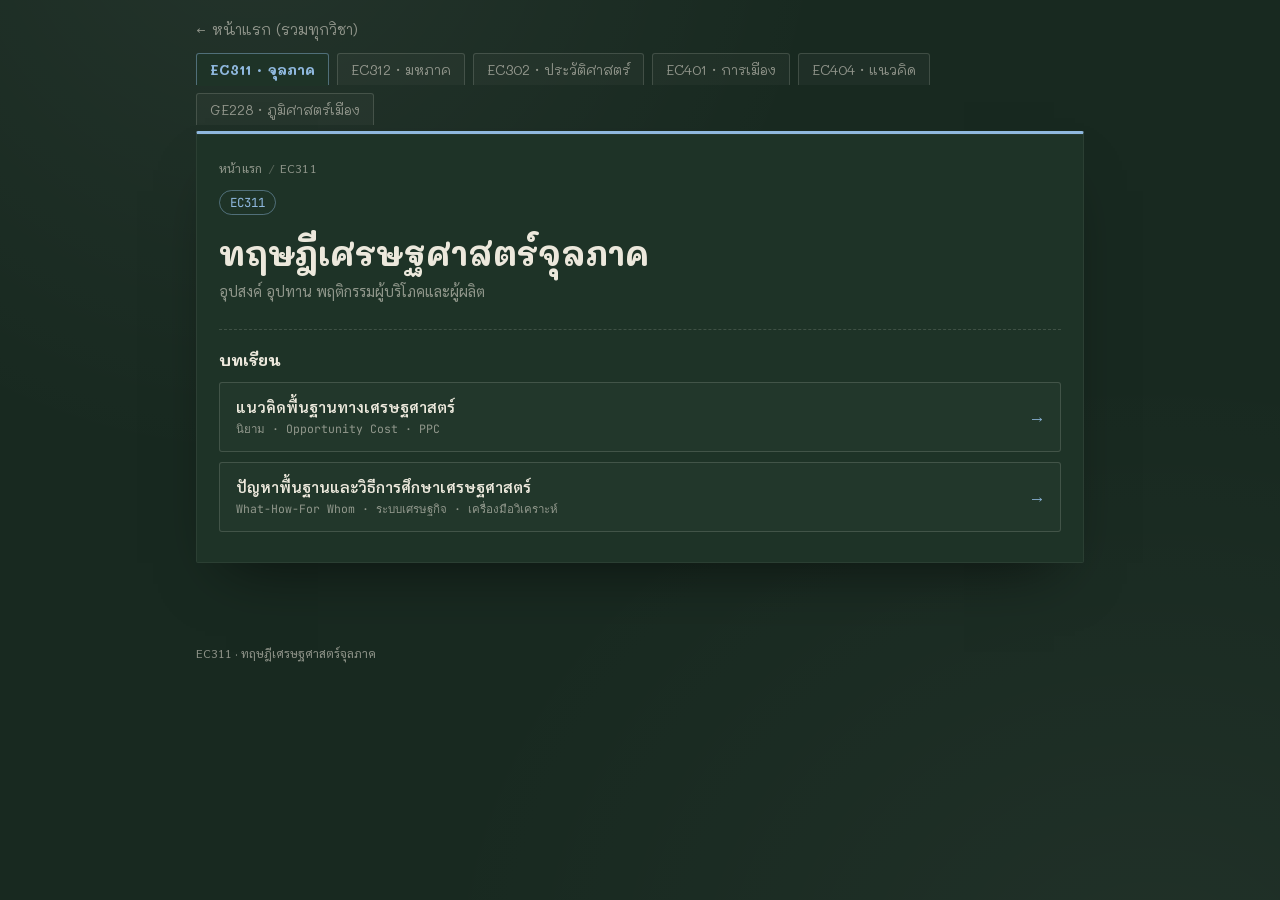
<file: subjects/ec311.html>
<!DOCTYPE html>
<html lang="th">
<head>
<meta charset="UTF-8">
<meta name="viewport" content="width=device-width, initial-scale=1.0">
<title>EC311 — สมุดทบทวน</title>
<link rel="preconnect" href="https://fonts.googleapis.com">
<link href="https://fonts.googleapis.com/css2?family=Mali:wght@400;600;700&family=Sarabun:wght@300;400;500;600&family=JetBrains+Mono:wght@400;500;600&display=swap" rel="stylesheet">
<link rel="stylesheet" href="../style.css">
</head>
<body class="accent-blue">

<div class="topbar">
  <a class="home-link" href="../index.html">← หน้าแรก (รวมทุกวิชา)</a>
  <div class="subject-tabs">
    <a class="tab active" href="ec311.html">EC311 · จุลภาค</a>
    <a class="tab" href="ec312.html">EC312 · มหภาค</a>
    <a class="tab" href="ec302.html">EC302 · ประวัติศาสตร์</a>
    <a class="tab" href="ec401.html">EC401 · การเมือง</a>
    <a class="tab" href="ec404.html">EC404 · แนวคิด</a>
    <a class="tab" href="ge228.html">GE228 · ภูมิศาสตร์เมือง</a>
  </div>
</div>

<main>
  <div class="panel">
    <div class="breadcrumb"><a href="../index.html">หน้าแรก</a><span class="sep">/</span>EC311</div>
    <p class="code-badge">EC311</p>
    <h1>ทฤษฎีเศรษฐศาสตร์จุลภาค</h1>
    <p class="subtitle">อุปสงค์ อุปทาน พฤติกรรมผู้บริโภคและผู้ผลิต</p>

    <div class="section-label">บทเรียน</div>
    <div class="topic-list">
      <a class="topic-card" href="ec311-basic-concepts.html">
        <span>
          <span class="t-name">แนวคิดพื้นฐานทางเศรษฐศาสตร์</span>
          <span class="t-tag">นิยาม · Opportunity Cost · PPC</span>
        </span>
        <span class="t-go">→</span>
      </a>
      <a class="topic-card" href="ec311-economic-problems.html">
        <span>
          <span class="t-name">ปัญหาพื้นฐานและวิธีการศึกษาเศรษฐศาสตร์</span>
          <span class="t-tag">What-How-For Whom · ระบบเศรษฐกิจ · เครื่องมือวิเคราะห์</span>
        </span>
        <span class="t-go">→</span>
      </a>
    </div>
  </div>
</main>

<footer>EC311 · ทฤษฎีเศรษฐศาสตร์จุลภาค</footer>

</body>
</html>
</file>
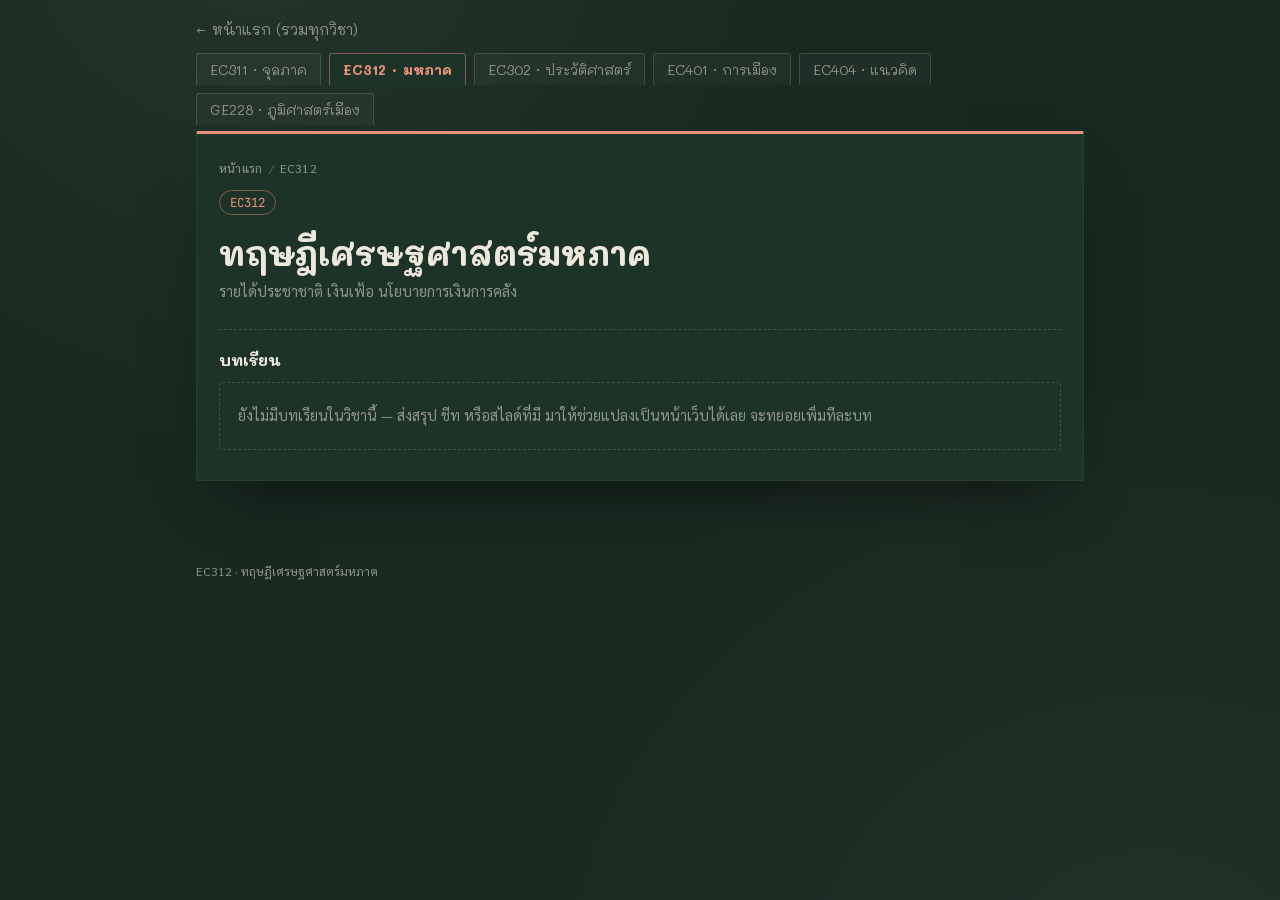
<file: subjects/ec312.html>
<!DOCTYPE html>
<html lang="th">
<head>
<meta charset="UTF-8">
<meta name="viewport" content="width=device-width, initial-scale=1.0">
<title>EC312 — สมุดทบทวน</title>
<link rel="preconnect" href="https://fonts.googleapis.com">
<link href="https://fonts.googleapis.com/css2?family=Mali:wght@400;600;700&family=Sarabun:wght@300;400;500;600&family=JetBrains+Mono:wght@400;500;600&display=swap" rel="stylesheet">
<link rel="stylesheet" href="../style.css">
</head>
<body class="accent-coral">

<div class="topbar">
  <a class="home-link" href="../index.html">← หน้าแรก (รวมทุกวิชา)</a>
  <div class="subject-tabs">
    <a class="tab " href="ec311.html">EC311 · จุลภาค</a>
    <a class="tab active" href="ec312.html">EC312 · มหภาค</a>
    <a class="tab " href="ec302.html">EC302 · ประวัติศาสตร์</a>
    <a class="tab " href="ec401.html">EC401 · การเมือง</a>
    <a class="tab " href="ec404.html">EC404 · แนวคิด</a>
    <a class="tab " href="ge228.html">GE228 · ภูมิศาสตร์เมือง</a>
  </div>
</div>

<main>
  <div class="panel">
    <div class="breadcrumb"><a href="../index.html">หน้าแรก</a><span class="sep">/</span>EC312</div>
    <p class="code-badge">EC312</p>
    <h1>ทฤษฎีเศรษฐศาสตร์มหภาค</h1>
    <p class="subtitle">รายได้ประชาชาติ เงินเฟ้อ นโยบายการเงินการคลัง</p>

    <div class="section-label">บทเรียน</div>
    <div class="topic-empty">
      ยังไม่มีบทเรียนในวิชานี้ — ส่งสรุป ชีท หรือสไลด์ที่มี มาให้ช่วยแปลงเป็นหน้าเว็บได้เลย จะทยอยเพิ่มทีละบท
    </div>
  </div>
</main>

<footer>EC312 · ทฤษฎีเศรษฐศาสตร์มหภาค</footer>

</body>
</html>
</file>
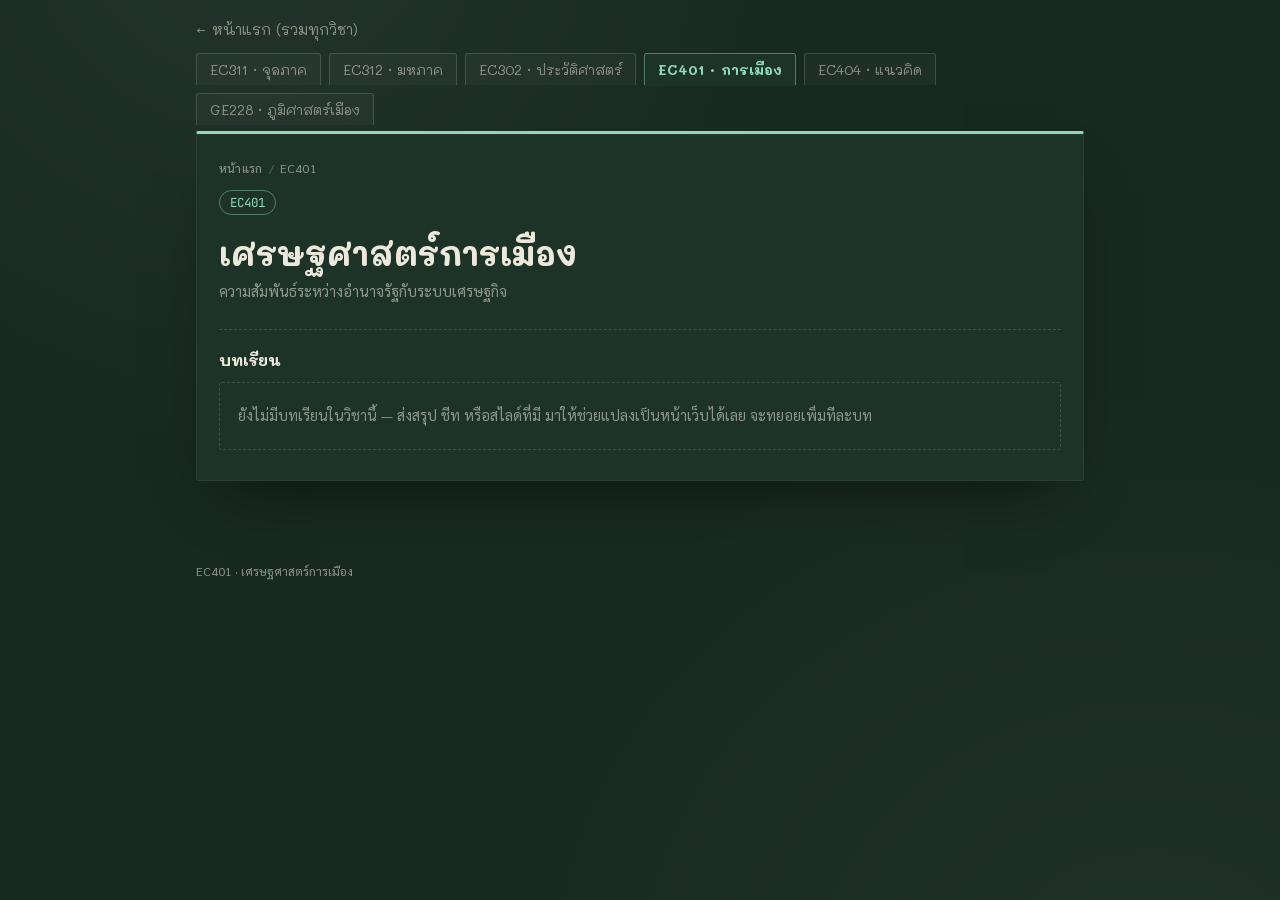
<file: subjects/ec401.html>
<!DOCTYPE html>
<html lang="th">
<head>
<meta charset="UTF-8">
<meta name="viewport" content="width=device-width, initial-scale=1.0">
<title>EC401 — สมุดทบทวน</title>
<link rel="preconnect" href="https://fonts.googleapis.com">
<link href="https://fonts.googleapis.com/css2?family=Mali:wght@400;600;700&family=Sarabun:wght@300;400;500;600&family=JetBrains+Mono:wght@400;500;600&display=swap" rel="stylesheet">
<link rel="stylesheet" href="../style.css">
</head>
<body class="accent-mint">

<div class="topbar">
  <a class="home-link" href="../index.html">← หน้าแรก (รวมทุกวิชา)</a>
  <div class="subject-tabs">
    <a class="tab " href="ec311.html">EC311 · จุลภาค</a>
    <a class="tab " href="ec312.html">EC312 · มหภาค</a>
    <a class="tab " href="ec302.html">EC302 · ประวัติศาสตร์</a>
    <a class="tab active" href="ec401.html">EC401 · การเมือง</a>
    <a class="tab " href="ec404.html">EC404 · แนวคิด</a>
    <a class="tab " href="ge228.html">GE228 · ภูมิศาสตร์เมือง</a>
  </div>
</div>

<main>
  <div class="panel">
    <div class="breadcrumb"><a href="../index.html">หน้าแรก</a><span class="sep">/</span>EC401</div>
    <p class="code-badge">EC401</p>
    <h1>เศรษฐศาสตร์การเมือง</h1>
    <p class="subtitle">ความสัมพันธ์ระหว่างอำนาจรัฐกับระบบเศรษฐกิจ</p>

    <div class="section-label">บทเรียน</div>
    <div class="topic-empty">
      ยังไม่มีบทเรียนในวิชานี้ — ส่งสรุป ชีท หรือสไลด์ที่มี มาให้ช่วยแปลงเป็นหน้าเว็บได้เลย จะทยอยเพิ่มทีละบท
    </div>
  </div>
</main>

<footer>EC401 · เศรษฐศาสตร์การเมือง</footer>

</body>
</html>
</file>
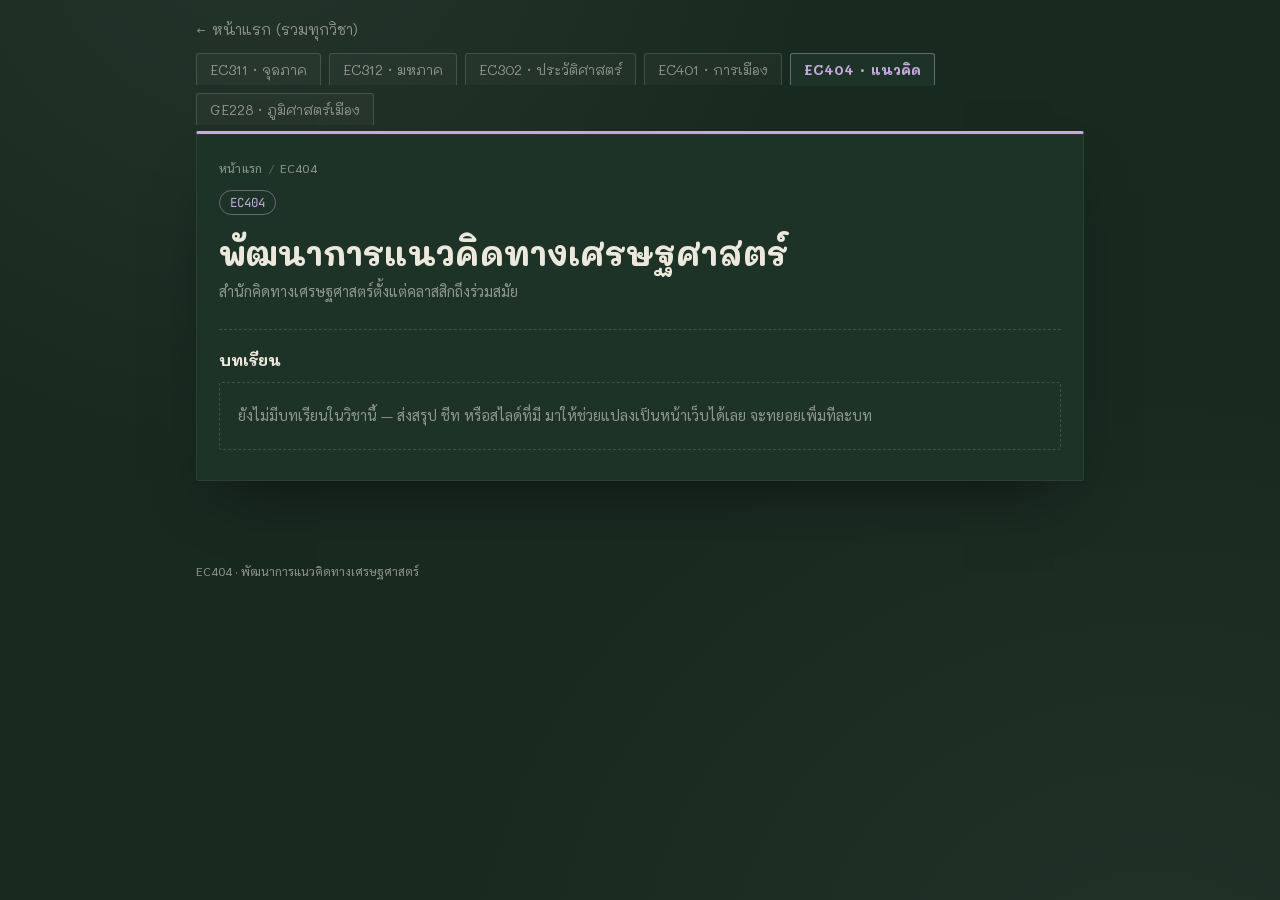
<file: subjects/ec404.html>
<!DOCTYPE html>
<html lang="th">
<head>
<meta charset="UTF-8">
<meta name="viewport" content="width=device-width, initial-scale=1.0">
<title>EC404 — สมุดทบทวน</title>
<link rel="preconnect" href="https://fonts.googleapis.com">
<link href="https://fonts.googleapis.com/css2?family=Mali:wght@400;600;700&family=Sarabun:wght@300;400;500;600&family=JetBrains+Mono:wght@400;500;600&display=swap" rel="stylesheet">
<link rel="stylesheet" href="../style.css">
</head>
<body class="accent-lavender">

<div class="topbar">
  <a class="home-link" href="../index.html">← หน้าแรก (รวมทุกวิชา)</a>
  <div class="subject-tabs">
    <a class="tab " href="ec311.html">EC311 · จุลภาค</a>
    <a class="tab " href="ec312.html">EC312 · มหภาค</a>
    <a class="tab " href="ec302.html">EC302 · ประวัติศาสตร์</a>
    <a class="tab " href="ec401.html">EC401 · การเมือง</a>
    <a class="tab active" href="ec404.html">EC404 · แนวคิด</a>
    <a class="tab " href="ge228.html">GE228 · ภูมิศาสตร์เมือง</a>
  </div>
</div>

<main>
  <div class="panel">
    <div class="breadcrumb"><a href="../index.html">หน้าแรก</a><span class="sep">/</span>EC404</div>
    <p class="code-badge">EC404</p>
    <h1>พัฒนาการแนวคิดทางเศรษฐศาสตร์</h1>
    <p class="subtitle">สำนักคิดทางเศรษฐศาสตร์ตั้งแต่คลาสสิกถึงร่วมสมัย</p>

    <div class="section-label">บทเรียน</div>
    <div class="topic-empty">
      ยังไม่มีบทเรียนในวิชานี้ — ส่งสรุป ชีท หรือสไลด์ที่มี มาให้ช่วยแปลงเป็นหน้าเว็บได้เลย จะทยอยเพิ่มทีละบท
    </div>
  </div>
</main>

<footer>EC404 · พัฒนาการแนวคิดทางเศรษฐศาสตร์</footer>

</body>
</html>
</file>
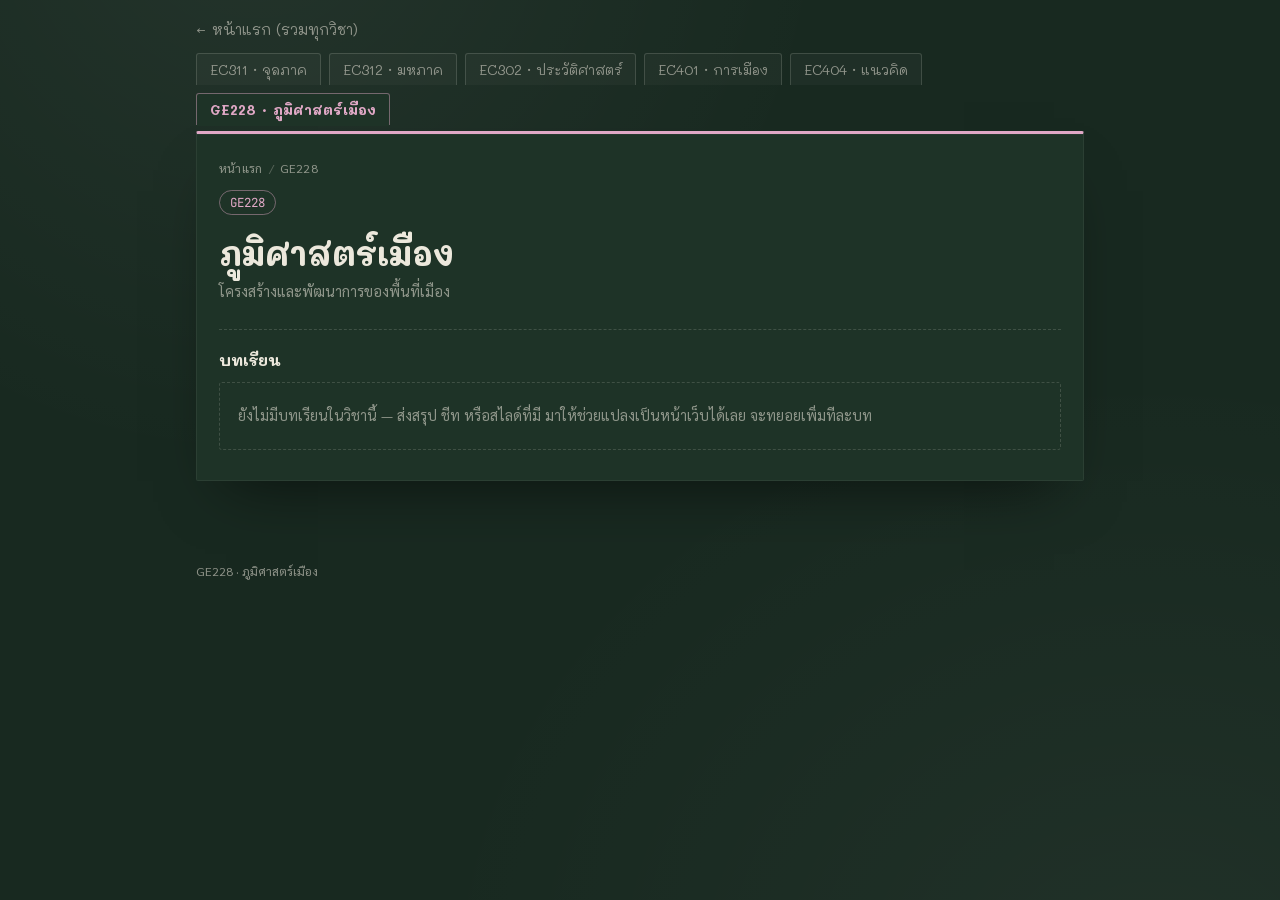
<file: subjects/ge228.html>
<!DOCTYPE html>
<html lang="th">
<head>
<meta charset="UTF-8">
<meta name="viewport" content="width=device-width, initial-scale=1.0">
<title>GE228 — สมุดทบทวน</title>
<link rel="preconnect" href="https://fonts.googleapis.com">
<link href="https://fonts.googleapis.com/css2?family=Mali:wght@400;600;700&family=Sarabun:wght@300;400;500;600&family=JetBrains+Mono:wght@400;500;600&display=swap" rel="stylesheet">
<link rel="stylesheet" href="../style.css">
</head>
<body class="accent-rose">

<div class="topbar">
  <a class="home-link" href="../index.html">← หน้าแรก (รวมทุกวิชา)</a>
  <div class="subject-tabs">
    <a class="tab " href="ec311.html">EC311 · จุลภาค</a>
    <a class="tab " href="ec312.html">EC312 · มหภาค</a>
    <a class="tab " href="ec302.html">EC302 · ประวัติศาสตร์</a>
    <a class="tab " href="ec401.html">EC401 · การเมือง</a>
    <a class="tab " href="ec404.html">EC404 · แนวคิด</a>
    <a class="tab active" href="ge228.html">GE228 · ภูมิศาสตร์เมือง</a>
  </div>
</div>

<main>
  <div class="panel">
    <div class="breadcrumb"><a href="../index.html">หน้าแรก</a><span class="sep">/</span>GE228</div>
    <p class="code-badge">GE228</p>
    <h1>ภูมิศาสตร์เมือง</h1>
    <p class="subtitle">โครงสร้างและพัฒนาการของพื้นที่เมือง</p>

    <div class="section-label">บทเรียน</div>
    <div class="topic-empty">
      ยังไม่มีบทเรียนในวิชานี้ — ส่งสรุป ชีท หรือสไลด์ที่มี มาให้ช่วยแปลงเป็นหน้าเว็บได้เลย จะทยอยเพิ่มทีละบท
    </div>
  </div>
</main>

<footer>GE228 · ภูมิศาสตร์เมือง</footer>

</body>
</html>
</file>
<file: style.css>
/* ===== สมุดทบทวน — shared stylesheet =====
   ทุกหน้าในเว็บนี้ (home / subject / topic) เรียกใช้ไฟล์นี้ไฟล์เดียว
   ถ้าจะปรับสี/ฟอนต์ทั้งเว็บ แก้ที่นี่ที่เดียวพอ */

:root{
  --board:#182920;
  --board-panel:#1e3327;
  --board-panel-2:#213829;
  --chalk:#ECE8DC;
  --chalk-dim:rgba(236,232,220,0.55);
  --chalk-faint:rgba(236,232,220,0.16);
  --yellow:#E7CE86;
  --grid:rgba(236,232,220,0.09);
  --accent:#E7CE86; /* default; overridden per-subject via .accent-* on <body> */
}

/* subject accent colors — assign one per วิชา for quick visual identity */
.accent-blue{--accent:#8FB8DE;}
.accent-coral{--accent:#E8927C;}
.accent-yellow{--accent:#E7CE86;}
.accent-mint{--accent:#8FD9B6;}
.accent-lavender{--accent:#C6A8E0;}
.accent-rose{--accent:#E0A8C6;}

*{box-sizing:border-box;}
html,body{margin:0;padding:0;}
body{
  background:
    radial-gradient(ellipse at 20% -10%, rgba(255,255,255,0.05), transparent 40%),
    radial-gradient(ellipse at 90% 110%, rgba(255,255,255,0.04), transparent 45%),
    var(--board);
  color:var(--chalk);
  font-family:'Sarabun',sans-serif;
  min-height:100vh;
  -webkit-font-smoothing:antialiased;
}
::selection{background:var(--yellow);color:#16261e;}
a{color:inherit;}

/* ---------- top nav ---------- */
.topbar{padding:18px 16px 0; max-width:920px; margin:0 auto;}
.home-link{
  font-family:'Mali',sans-serif; font-size:0.92rem; color:var(--chalk-dim);
  text-decoration:none; display:inline-flex; align-items:center; gap:6px;
}
.home-link:hover{color:var(--chalk);}

.subject-tabs{display:flex; flex-wrap:wrap; gap:8px; margin:14px 0 6px;}
.tab{
  font-family:'Mali',sans-serif; font-size:0.86rem; padding:7px 13px;
  border-radius:3px 3px 0 0; background:rgba(255,255,255,0.03);
  border:1px solid var(--chalk-faint); border-bottom:none;
  color:var(--chalk-dim); text-decoration:none; position:relative; display:inline-block;
}
.tab.active{
  background:var(--board-panel); color:var(--accent);
  border-color:color-mix(in srgb, var(--accent) 45%, transparent); font-weight:700;
}
.tab.active::after{content:""; position:absolute; bottom:-1px; left:0; right:0; height:2px; background:var(--board-panel);}
.tab:hover:not(.active){color:var(--chalk); border-color:var(--chalk-dim);}

.breadcrumb{font-size:0.78rem; color:var(--chalk-dim); letter-spacing:0.02em; margin-bottom:2px;}
.breadcrumb a{text-decoration:none; color:var(--chalk-dim);}
.breadcrumb a:hover{color:var(--chalk);}
.breadcrumb .sep{margin:0 6px; opacity:0.5;}

/* ---------- layout / panel ---------- */
main{max-width:920px; margin:0 auto; padding:0 16px 60px;}
.panel{
  background:var(--board-panel); border:1px solid rgba(255,255,255,0.06);
  border-top:3px solid var(--accent); border-radius:2px;
  box-shadow:0 30px 60px -30px rgba(0,0,0,0.6), inset 0 1px 0 rgba(255,255,255,0.03);
  padding:26px 22px 30px;
}
h1{
  font-family:'Mali',sans-serif; font-weight:700; font-size:clamp(1.5rem,4vw,2.1rem);
  margin:6px 0 4px; color:var(--chalk);
}
.subtitle{color:var(--chalk-dim); font-size:0.92rem; margin:0 0 22px; max-width:56ch; line-height:1.7;}

.code-badge{
  font-family:'JetBrains Mono',monospace; font-size:0.78rem; color:var(--accent);
  border:1px solid color-mix(in srgb, var(--accent) 45%, transparent);
  border-radius:20px; padding:3px 10px; display:inline-block; margin-bottom:10px;
}

footer{max-width:920px; margin:22px auto 0; padding:0 16px 40px; font-size:0.78rem; color:var(--chalk-dim);}

/* ---------- home: subject grid ---------- */
.subject-grid{display:grid; grid-template-columns:1fr; gap:14px; margin-top:26px;}
@media(min-width:640px){.subject-grid{grid-template-columns:1fr 1fr;}}
.subject-card{
  display:block; text-decoration:none; color:var(--chalk);
  background:var(--board-panel); border:1px solid rgba(255,255,255,0.06);
  border-left:3px solid var(--accent); border-radius:2px;
  padding:18px 18px 20px; transition:transform .15s ease, border-color .15s ease;
}
.subject-card:hover{transform:translateY(-2px); border-color:var(--accent);}
.subject-card .name{font-family:'Mali',sans-serif; font-weight:700; font-size:1.05rem; margin:2px 0 6px;}
.subject-card .desc{color:var(--chalk-dim); font-size:0.86rem; line-height:1.6; margin:0;}
.subject-card .arrow{float:right; color:var(--accent); font-size:1.1rem;}

/* ---------- subject page: topic list ---------- */
.section-label{
  font-family:'Mali',sans-serif; font-size:0.95rem; font-weight:700; color:var(--chalk);
  margin:26px 0 12px; padding-top:20px; border-top:1px dashed var(--chalk-faint);
}
.topic-list{display:flex; flex-direction:column; gap:10px;}
.topic-card{
  display:flex; align-items:center; justify-content:space-between; gap:12px;
  text-decoration:none; color:var(--chalk);
  background:rgba(255,255,255,0.02); border:1px solid var(--chalk-faint);
  border-radius:3px; padding:13px 16px; transition:border-color .15s ease;
}
.topic-card:hover{border-color:var(--accent);}
.topic-card .t-name{font-family:'Sarabun',sans-serif; font-weight:600; font-size:0.95rem;}
.topic-card .t-tag{font-family:'JetBrains Mono',monospace; font-size:0.72rem; color:var(--chalk-dim); display:block; margin-top:3px;}
.topic-card .t-go{color:var(--accent); font-size:1.05rem; flex-shrink:0;}

.topic-empty{
  border:1.5px dashed var(--chalk-faint); border-radius:3px; padding:20px 18px;
  color:var(--chalk-dim); font-size:0.9rem; line-height:1.75;
}
</file>
